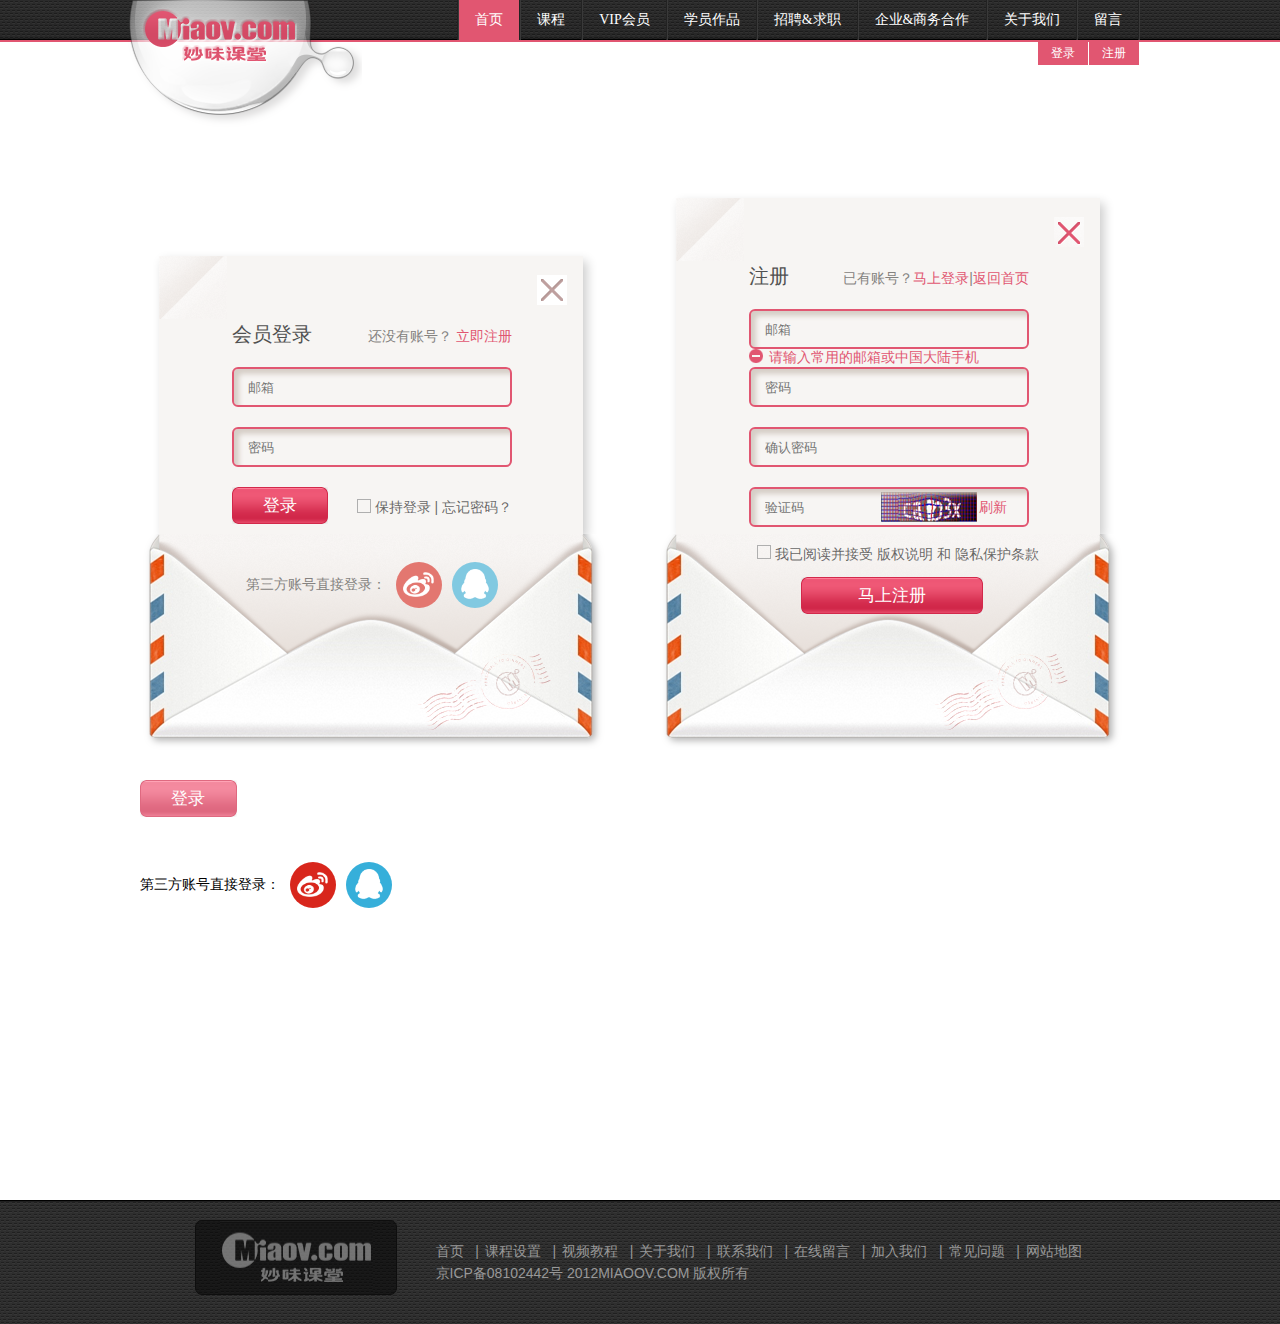
<file: demo/login/index.html>
<!DOCTYPE html>
<html lang="en">
<head>
    <meta charset="UTF-8">
    <meta name="viewport" content="width=device-width, initial-scale=1.0">
    <title>Document</title>
    <link rel="stylesheet" href="../login/css/style.css">
</head>
<body>
    <div class="topline">
        <div class="center">
            <h1 class="logo">
                <a href="index.html"><img src="../login/images/login_12.png" alt=""></a>
            </h1>
            <ul class="menu">
                <li class="menuitem active">首页</li>
                <li class="menuitem">课程</li>
                <li class="menuitem">VIP会员</li>
                <li class="menuitem">学员作品</li>
                <li class="menuitem">招聘&求职</li>
                <li class="menuitem">企业&商务合作</li>
                <li class="menuitem">关于我们</li>
                <li class="menuitem">留言</li>
                
            </ul>
            <div class="btnbox">
                <a href="#" class="btn">登录</a>
                <a href="#" class="btn">注册</a>
            </div>
            
        </div>
        <div class="big">
        <div class="login_box">
            <div class="box_up">
                <img src="../login/images/login_06.png" alt="">
                <i class="closebtn"></i>
                
                <div class="title">
                    <em>会员登录</em>
                    <span class="sublitle">还没有账号？ <a href="#">立即注册</a></span>
                </div>
                <div class="inputbox" >
                    <input type="text" placeholder="邮箱">
                </div>
                <div class="inputbox">
                    <input type="password"" placeholder="密码">
                </div>
                <div class="function clear">
                <div class="Sign">
                    <i class="Sign_left"></i>登录<i class="Sign_right"></i>
                </div>
                <div class="state">
                    <label>
                    <input type="checkbox">
                    <span class="checkbox"></span>
                    </label>
                    <span>
                        保持登录 |
                    </span>
                    <a href="#">忘记密码？</a>
                </div>
                </div>
            </div>
            <div class="box_bot">
                <span >第三方账号直接登录：</span>
                <a href="#" class="login_sina"></a>
                <a href="#" class="login_qq"></a>
            </div>
            
        </div>
        <div class="login_box next">
            <div class="box_up">
                <img src="../login/images/login_06.png" alt="">
                <i class="closebtn"></i>
                
                <div class="title">
                    <em>注册</em>
                    <span class="sublitle">已有账号？<a href="#">马上登录</a>|<a href="">返回首页</a></span>
                </div>
                <div class="inputbox" >
                    <input type="text" placeholder="邮箱">
                </div>
                <span>请输入常用的邮箱或中国大陆手机</span>
                <div class="inputbox pass">
                    <input type="password" placeholder="密码">
                </div>
                <div class="inputbox">
                    <input type="password" placeholder="确认密码">
                </div>
                <div class="inputbox">
                    <input type="text" class="v_code" placeholder="验证码">
                    
                    <a href="">刷新</a>
                </div>
                
            </div>
            <div class="box_bot">
                
                    <div class="state">
                    <label>
                    <input type="checkbox">
                    <span class="checkbox"></span>
                    </label>
                    <span>
                        我已阅读并接受 <a href="#">版权说明</a> 和 <a href="">隐私保护</a>条款
                    </span>
                    
                    
                </div>
                <div class="Sign">
                    <i class="Sign_left"></i>马上注册<i class="Sign_right"></i>
                </div>
                </div>
                    
                    
            
            
        </div>
        <div class="the_bot">
            <div class="Sign">
                <i class="Sign_left"></i>登录<i class="Sign_right"></i>
            </div>
            <div class="box_bot">
                <span >第三方账号直接登录：</span>
                <a href="#" class="login_sina"></a>
                <a href="#" class="login_qq"></a>
            </div>
        </div>
        </div>
        <footer>
            <div class="footer_mian">
                <div class="foot_miao"></div>
                <div class="foot_ul">
                    <ul>
                        <li class="foot_li"><a href="">首页</a>&nbsp;&nbsp; |</li>
                        <li class="foot_li"><a href="">课程设置</a>&nbsp;&nbsp; |</li>
                        <li class="foot_li"><a href="">视频教程</a>&nbsp;&nbsp; |</li>
                        <li class="foot_li"><a href="">关于我们</a>&nbsp;&nbsp; |</li>
                        <li class="foot_li"><a href="">联系我们</a>&nbsp;&nbsp; |</li>
                        <li class="foot_li"><a href="">在线留言</a>&nbsp;&nbsp; |</li>
                        <li class="foot_li"><a href="">加入我们</a>&nbsp;&nbsp; |</li>
                        <li class="foot_li"><a href="">常见问题</a>&nbsp;&nbsp; |</li>
                        <li class="foot_li"><a href="">网站地图</a></li>
                    </ul>
                    <span>京ICP备08102442号 2012MIAOOV.COM 版权所有</span>
                </div>
            </div>
        </footer>
    </div>
    
</body>
</html>
</file>
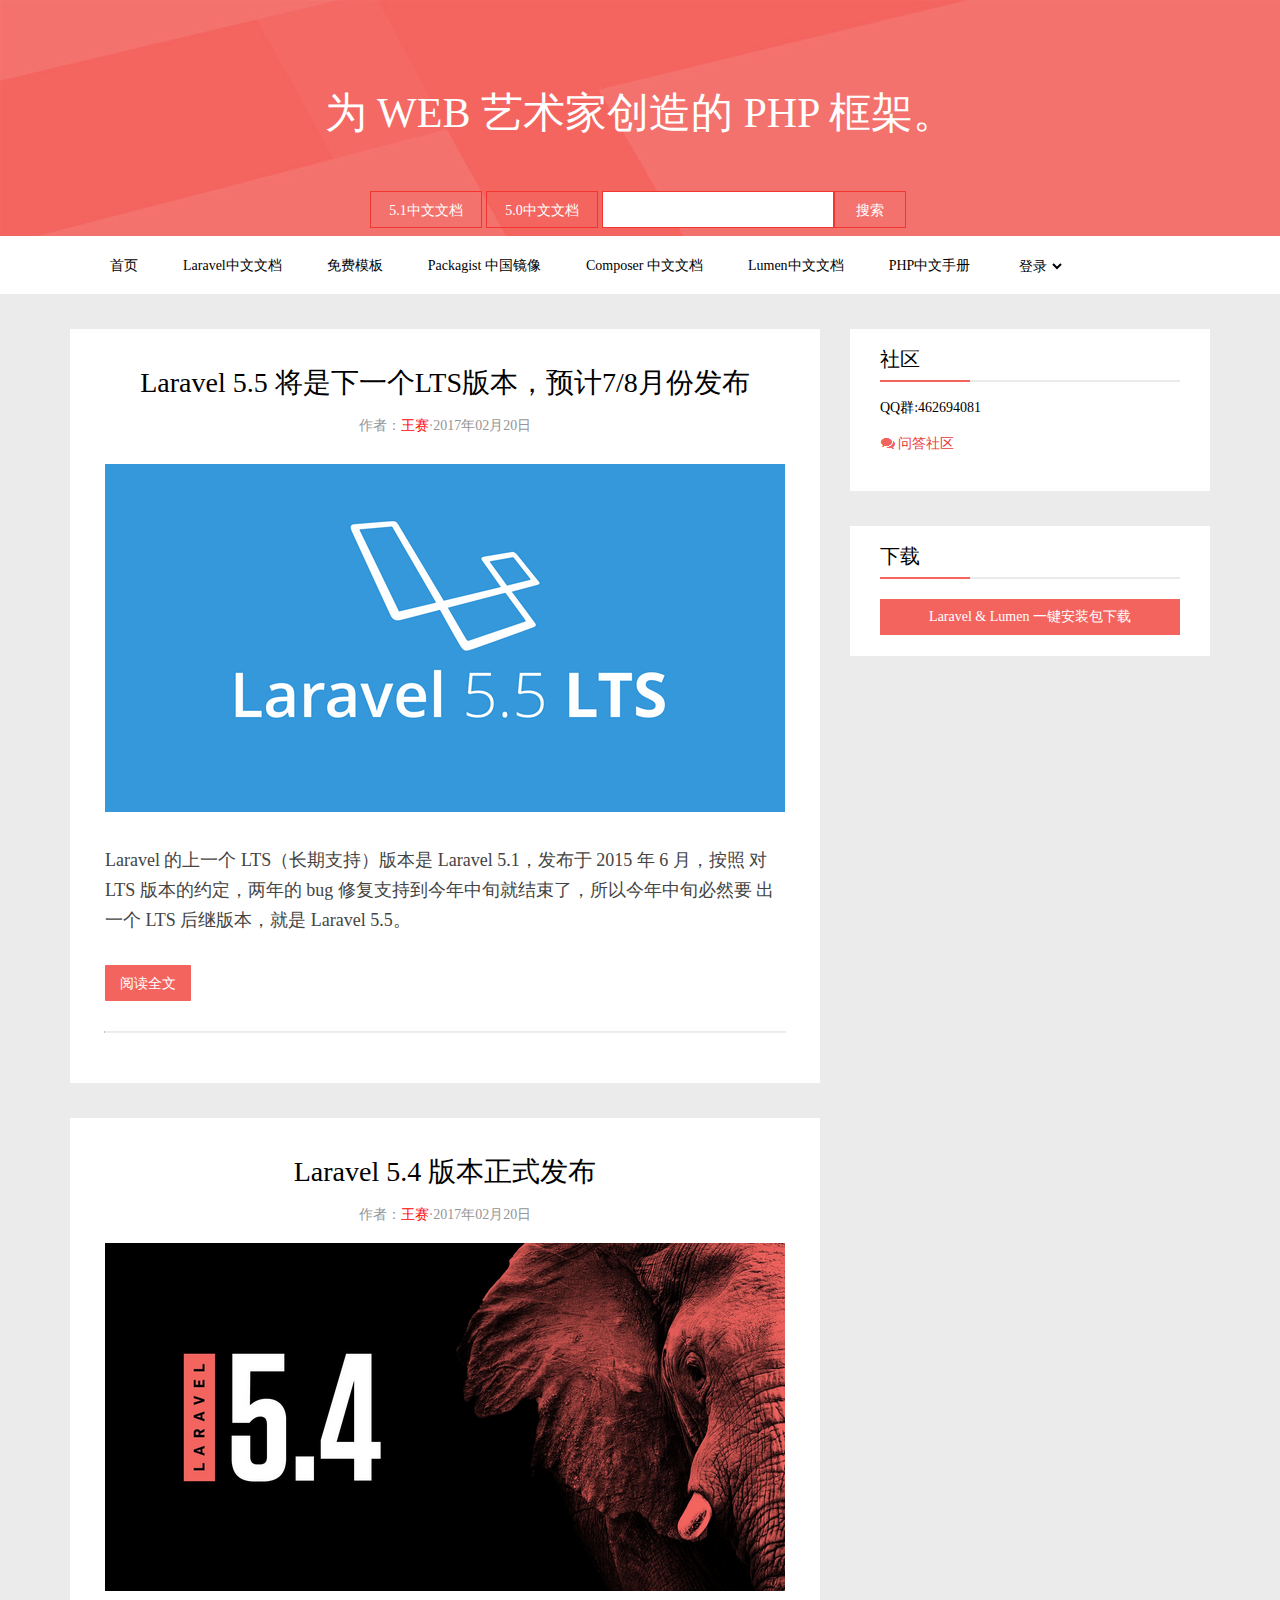
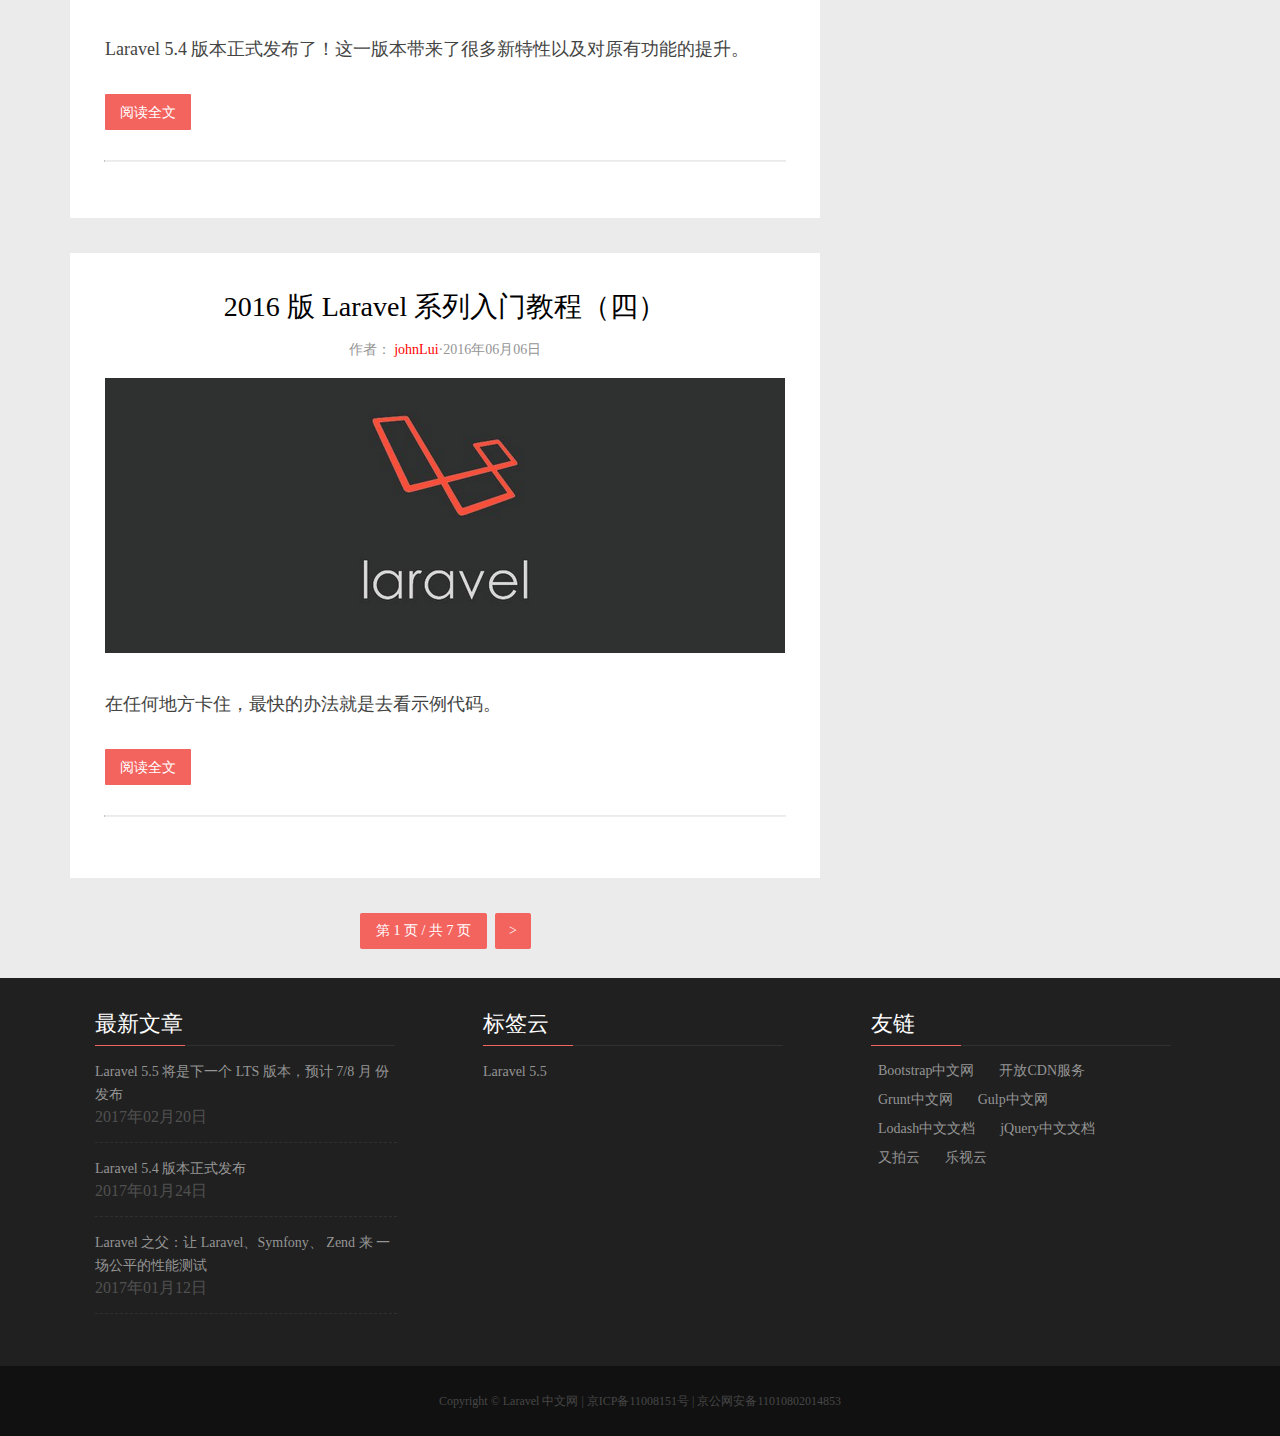
<file: demo/gird/gird布局.html>
<!DOCTYPE html>
<html lang="en">
<head>
    <meta charset="UTF-8">
    <meta name="viewport" content="width=device-width, initial-scale=1.0">
    <title>Document</title>
    <link rel="stylesheet" href="../gird/css/gird.css">
</head>
<body>
    <div class="box">
        <div class="center">
            <div class="center_box">
            <a href="">为 WEB 艺术家创造的 PHP 框架。</a>
            <div class="form">
                <span class="item-btn"><a href="">5.1中文文档</a></span>
                <span class="item-btn"><a href="">5.0中文文档</a> </span>
                <input type="text" name="" id="">
                <span class="item-btn"><a href="">搜索</a> </span>  
            </div>
        </div>
        </div>
        <div class="main">
            <ul class="linetop">
                <li><a href="">首页</a> </li>
                <li><a href="">Laravel中文文档</a> </li>
                <li><a href="">免费模板</a></li>
                <li><a href="">Packagist 中国镜像</a></li>
        
                <li><a href="">Composer 中文文档</a></li>
                <li><a href="">Lumen中文文档</a> </li>
                <li><a href="">PHP中文手册</a></li>
                <select name="" id="">
                    <option value="">登录</option>
                    <option value="">注册</option>
                </select>
            <ul>
        </div>
        <div class="girdtal">
            <div class="itemtal">
            <div class="item">
                <a class="lab">Laravel 5.5 将是下一个LTS版本，预计7/8月份发布</a>
                <span>作者：<a>王赛</a>·2017年02月20日</span>
                <div class="field">Laravel 的上一个 LTS（长期支持）版本是 Laravel 5.1，发布于 2015 年 6 月，按照
                    对 LTS 版本的约定，两年的 bug 修复支持到今年中旬就结束了，所以今年中旬必然要
                    出一个 LTS 后继版本，就是 Laravel 5.5。</div>
                    <span class="btn">阅读全文</span>
                    <hr>
            </div>
            <div class="item">
                <div class="com">
                    <span>社区</span>
                    <div class="bor"></div>
                    <span class="qq">QQ群:462694081</span>
                    <a href=""><img src="./images/grid_05.png" alt="">问答社区</a>
                </div>
                <div class="download">
                    <span>下载</span>
                    <div class="bor"></div>
                    <span class="key">Laravel & Lumen 一键安装包下载</span>
                </div>
            </div>
            <div class="item">
                <div class="item_first">
                <a class="lab">Laravel 5.4 版本正式发布</a>
                <span>作者：<a>王赛</a>·2017年02月20日</span>
                <div class="field">Laravel 5.4 版本正式发布了！这一版本带来了很多新特性以及对原有功能的提升。</div>
                    <span class="btn">阅读全文</span>
                    <hr>
                </div>
                <div class="item_second">
                    <a class="lab">2016 版 Laravel 系列入门教程（四）</a>
                    <span>作者：<a> johnLui</a>·2016年06月06日</span>
                    <div class="field">在任何地方卡住，最快的办法就是去看示例代码。</div>
                        <span class="btn">阅读全文</span>
                        <hr>
                    </div>
                    <div class="pagebtn">
                        
                        <div class="bigbtn">第 1 页 / 共 7 页</div> 
                        <div class="smailbtn"><a href="">></a></div>  
                        
                    </div>   
                    
            </div>
            <div class="item"></div>
            </div>
        </div>
        <footer>
            <div class="footer_up">
                <div class="footer_main">
                    <div class="footer_box footer_main_left">
                        <span>最新文章</span>
                        <div class="bor"></div>
                        <div class="footer_txt"><a href="" >Laravel 5.5 将是下一个 LTS 版本，预计 7/8 月
                            份发布</a>
                            <div class="date">2017年02月20日</div>
                        </div>
                        <div class="footer_txt"><a href="" >Laravel 5.4 版本正式发布</a>
                            <div class="date">2017年01月24日</div>
                        </div>
                        <div class="footer_txt"><a href="" >Laravel 之父：让 Laravel、Symfony、 Zend 来
                            一场公平的性能测试</a>
                            <div class="date">2017年01月12日</div>
                        </div>
                    </div>
                    <div class="footer_box footer_main_center">
                        <span>标签云</span>
                        <div class="bor"></div>
                        <div class="footer_txt"><a href="" >Laravel 5.5</a>
                            
                        </div>
                    </div>
                    <div class="footer_box footer_main_right">
                        <span>友链</span>
                        <div class="bor"></div>
                        <div class="box_a">
                        <a href="" >Bootstrap中文网</a>
                        <a href="" >开放CDN服务</a>
                        <a href="" >Grunt中文网</a>
                        <a href="" >Gulp中文网</a>
                        <a href="" >Lodash中文文档</a>
                        <a href="" >jQuery中文文档</a>
                        <a href="" >又拍云</a>
                        <a href="" >乐视云</a>
                        </div>
                    </div>
                </div>
            </div>
            <div class="footer_low">
                Copyright © Laravel 中文网 | 京ICP备11008151号 | 京公网安备11010802014853
            </div>
        </footer>
    </div>
    
</body>
</html>
</file>
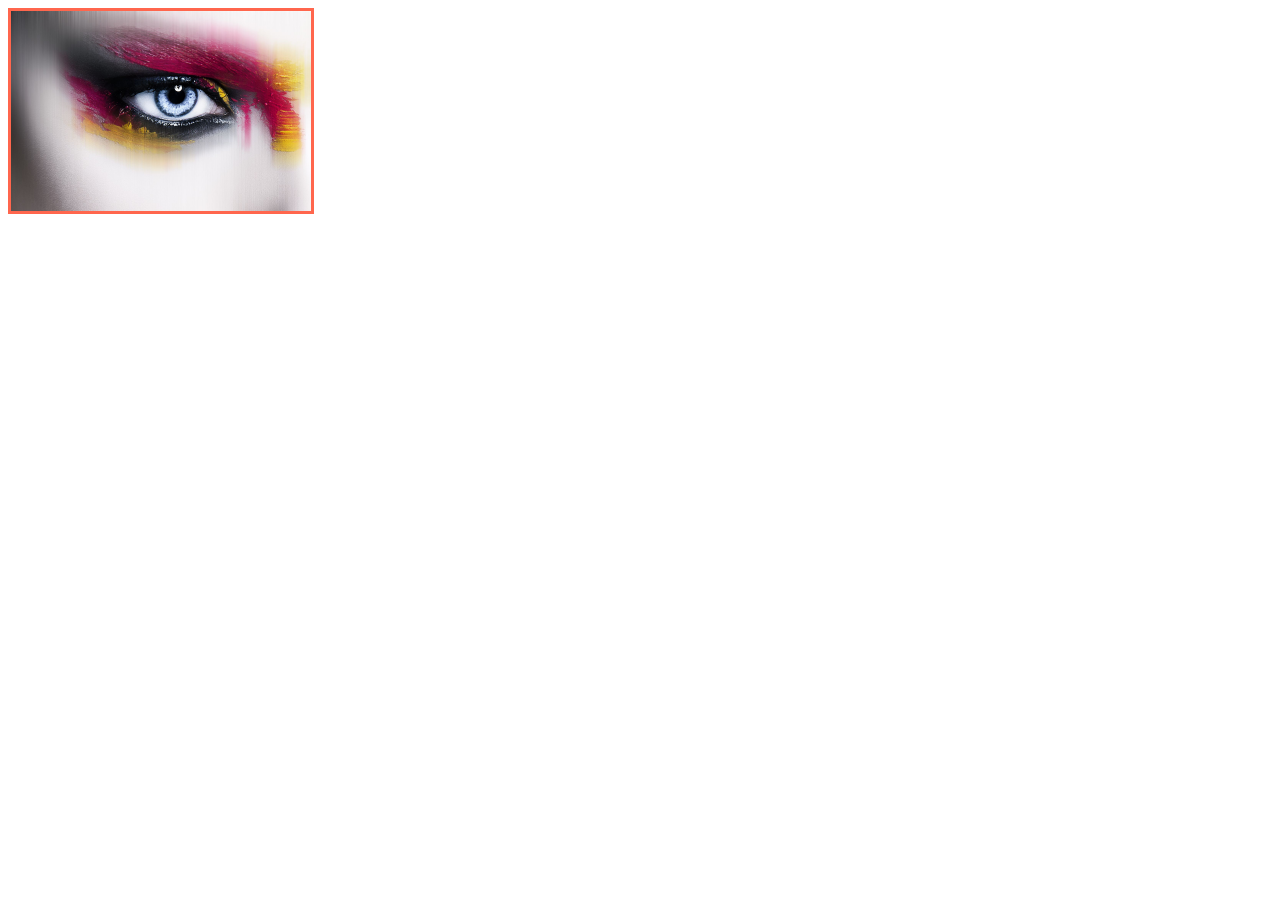
<file: demo/gird/幻灯片.html>
<!DOCTYPE html>
<html lang="en">
<head>
    <meta charset="UTF-8">
    <meta name="viewport" content="width=device-width, initial-scale=1.0">
    <title>Document</title>
    <style>
        .box{
            border: 3px solid #ff664d;
            width: 300px;
            height: 200px;
            overflow: hidden;
        }
        .box img{
            width: 300px;
        }
        ul{
            float: left;
            display: flex;
            margin: 0;
            padding: 0;
            list-style: none;
            position: relative;
            left: 0;
            transition: 0.5s;
        }
        li{
            float: left;
        }
        .swiper-button-next, .swiper-button-prev {
    position: absolute;
    top: 50%;
    width: calc(var(--swiper-navigation-size)/ 44 * 27);
    height: var(--swiper-navigation-size);
    margin-top: calc(-1 * var(--swiper-navigation-size)/ 2);
    z-index: 10;
    cursor: pointer;
    display: flex;
    align-items: center;
    justify-content: center;
    color: var(--swiper-navigation-color,var(--swiper-theme-color));
}
    </style>
    <script src="js/swiper.min.js"></script>
</head>
<body>
    <div class="box swiper-container">
   
        <ul class="swiper-wrapper" >
            <li class="swiper-slide"><img src="images/01.png"></li>
            <li class="swiper-slide"><img src="images/02.png"></li>
            <li class="swiper-slide"><img src="images/03.png"></li>
            <li class="swiper-slide"><img src="images/06.png"></li>
        </ul>
    </div>
    <div class="swiper-button-next" tabindex="0" role="button" aria-label="Next slide" aria-disabled="false"></div>
    <div class="swiper-button-prev" tabindex="0" role="button" aria-label="Previous slide" aria-disabled="false"></div>
</body>
<script>
    var swiper = new Swiper('.swiper-container', {
    //   pagination: {
    //     el: '.swiper-pagination',
    //     dynamicBullets:true,
    //   },
    loop:true,
    autoplay:{
        delay:2000,
        },
        navigation: {
        nextEl: '.swiper-button-next',
        prevEl: '.swiper-button-prev',
      },
    });
  </script>

</html>
</file>
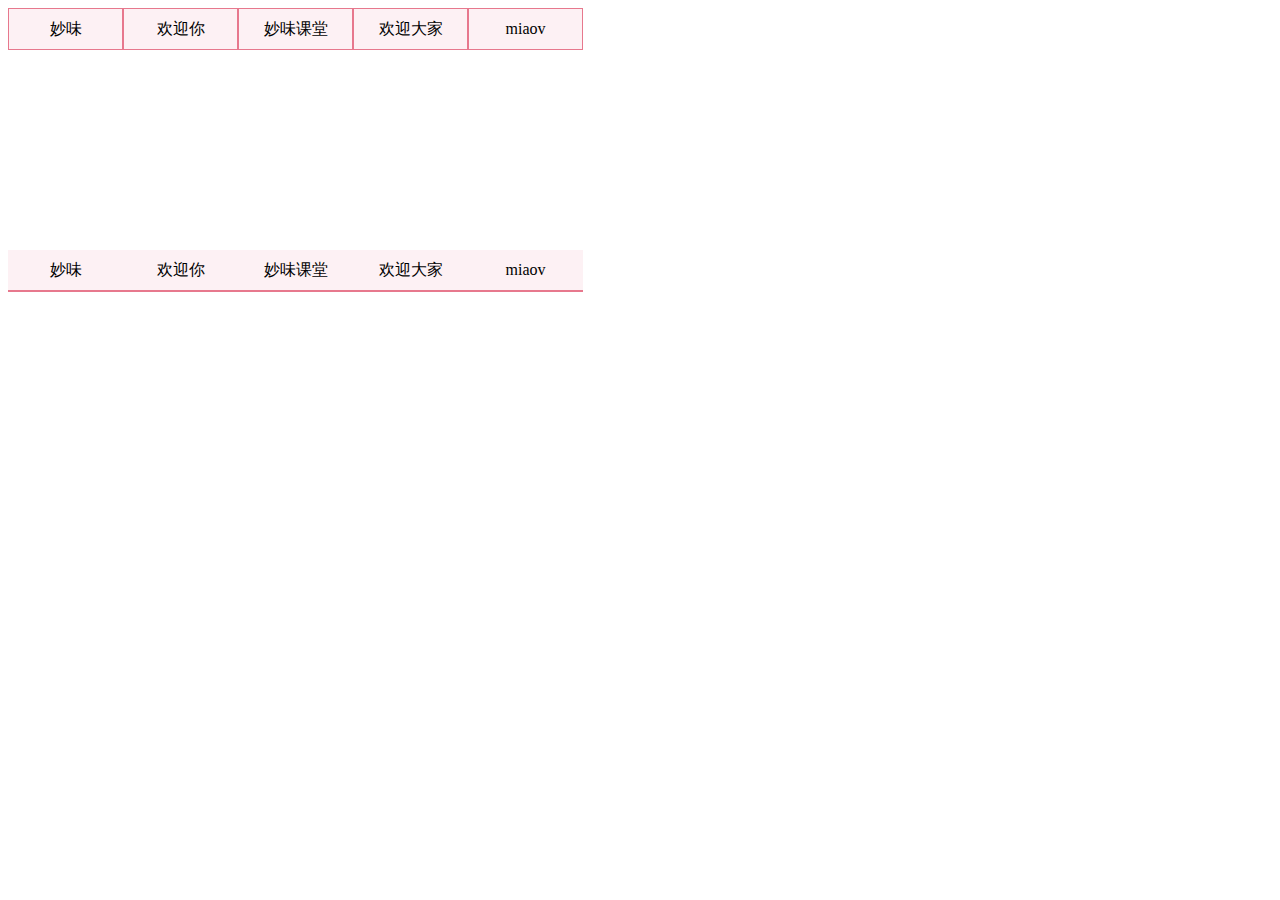
<file: demo/hover/test.html>
<!DOCTYPE html>
<html lang="en">
<head>
    <meta charset="UTF-8">
    <meta name="viewport" content="width=device-width, initial-scale=1.0">
    <title>Document</title>
    <link rel="stylesheet" href="../hover/css/style.css">
</head>
<body>
    <div class="frist">
    
    <table border="0" cellspacing="0" cellpadding="0" >
        <tr>
            <td>妙味</td>
            <td>欢迎你</td>
            <td>妙味课堂</td>
            <td>欢迎大家</td>
            <td>miaov</td>
        </tr>
    </table>
		</div>
		<div class="second"> 
    <table border="0" cellspacing="0" cellpadding="0" >
        <tr>
            <td>妙味</td>
            <td>欢迎你</td>
            <td>妙味课堂</td>
            <td>欢迎大家</td>
            <td>miaov</td>
        </tr>
		</table>
	</div>
</body>
</html>
</file>
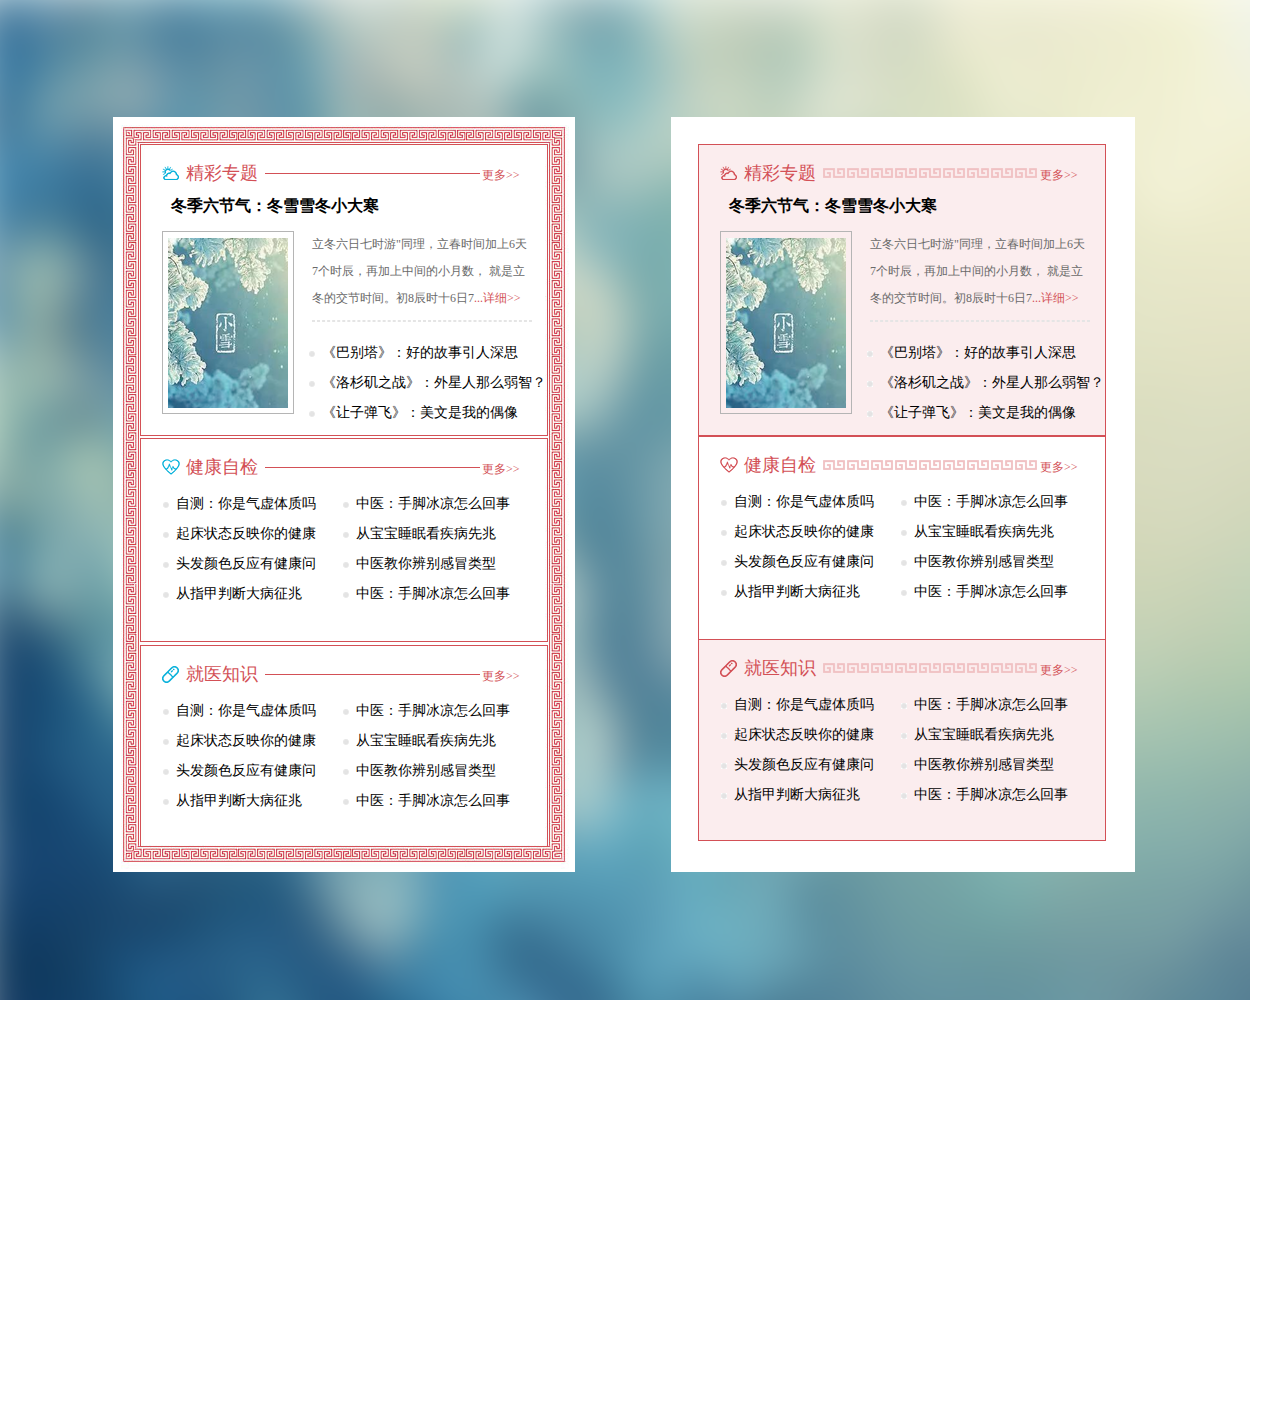
<file: demo/html/test.html>
<!DOCTYPE html>
<html>
	<head>
		<meta charset="utf-8">
		<link rel="stylesheet" href="./css/style.css">
		<title></title>
	</head>
	<body>
		<div class="big">
			<div class="first">
				<div class="upper">
					<div class="col">
						<span>精彩专题</span>
						<span class="more">
							更多>>
						</span>

					</div>
					<div>
						<h4>冬季六节气：冬雪雪冬小大寒</h4>
						<div class="next">
							<div class="pic"></div>
							<div class="right">
								<span class="sel">立冬六日七时游"同理，立春时间加上6天7个时辰，再加上中间的小月数，
									就是立冬的交节时间。初8辰时十6日7<span class="det">...详细>></span></span>
								<hr />
								<ul>
									<li>《巴别塔》：好的故事引人深思</li>
									<li>《洛杉矶之战》：外星人那么弱智？</li>
									<li>《让子弹飞》：美文是我的偶像</li>
								</ul>
							</div>
						</div>
					</div>
				</div>
				<div class="in">
					<div class="col">
						<span>健康自检</span>
						<span class="more">
							更多>>
						</span>
					</div>
						<div class="item_li">
						<ul>
							<li>自测：你是气虚体质吗</li>
							<li>中医：手脚冰凉怎么回事</li>
							<li>起床状态反映你的健康</li>
							<li>从宝宝睡眠看疾病先兆</li>
							<li>头发颜色反应有健康问</li>
							<li>中医教你辨别感冒类型</li>
							<li>从指甲判断大病征兆</li>
							<li>中医：手脚冰凉怎么回事</li>
						</ul>
						
					</div>
					
				</div>
				<div class="lower">
					<div class="col">
						<span>就医知识</span>
						<span class="more">
							更多>>
						</span>
					</div>
					<div class="item_li">
						<ul>
							<li>自测：你是气虚体质吗</li>
							<li>中医：手脚冰凉怎么回事</li>
							<li>起床状态反映你的健康</li>
							<li>从宝宝睡眠看疾病先兆</li>
							<li>头发颜色反应有健康问</li>
							<li>中医教你辨别感冒类型</li>
							<li>从指甲判断大病征兆</li>
							<li>中医：手脚冰凉怎么回事</li>
						</ul>
						
					</div>
				</div>
			</div>
			<div class="last">
				<div class="upper">
					<div class="col">
						<span>精彩专题</span>
						<span class="more">
							更多>>
						</span>

					</div>
					<div>
						<h4>冬季六节气：冬雪雪冬小大寒</h4>
						<div class="next">
							<div class="pic"></div>
							<div class="right">
								<span class="sel">立冬六日七时游"同理，立春时间加上6天7个时辰，再加上中间的小月数，
									就是立冬的交节时间。初8辰时十6日7<span class="det">...详细>></span></span>
								<hr />
								<ul>
									<li>《巴别塔》：好的故事引人深思</li>
									<li>《洛杉矶之战》：外星人那么弱智？</li>
									<li>《让子弹飞》：美文是我的偶像</li>
								</ul>
							</div>
						</div>
					</div>
				</div>
				<div class="in">
					<div class="col">
						<span>健康自检</span>
						<span class="more">
							更多>>
						</span>
					</div>
						<div class="item_li">
						<ul>
							<li>自测：你是气虚体质吗</li>
							<li>中医：手脚冰凉怎么回事</li>
							<li>起床状态反映你的健康</li>
							<li>从宝宝睡眠看疾病先兆</li>
							<li>头发颜色反应有健康问</li>
							<li>中医教你辨别感冒类型</li>
							<li>从指甲判断大病征兆</li>
							<li>中医：手脚冰凉怎么回事</li>
						</ul>
						
					</div>
					
				</div>
				<div class="lower">
					<div class="col">
						<span>就医知识</span>
						<span class="more">
							更多>>
						</span>
					</div>
					<div class="item_li">
						<ul>
							<li>自测：你是气虚体质吗</li>
							<li>中医：手脚冰凉怎么回事</li>
							<li>起床状态反映你的健康</li>
							<li>从宝宝睡眠看疾病先兆</li>
							<li>头发颜色反应有健康问</li>
							<li>中医教你辨别感冒类型</li>
							<li>从指甲判断大病征兆</li>
							<li>中医：手脚冰凉怎么回事</li>
						</ul>
						
					</div>
				</div>
			</div>
		</div>
	</body>
</html>
</file>
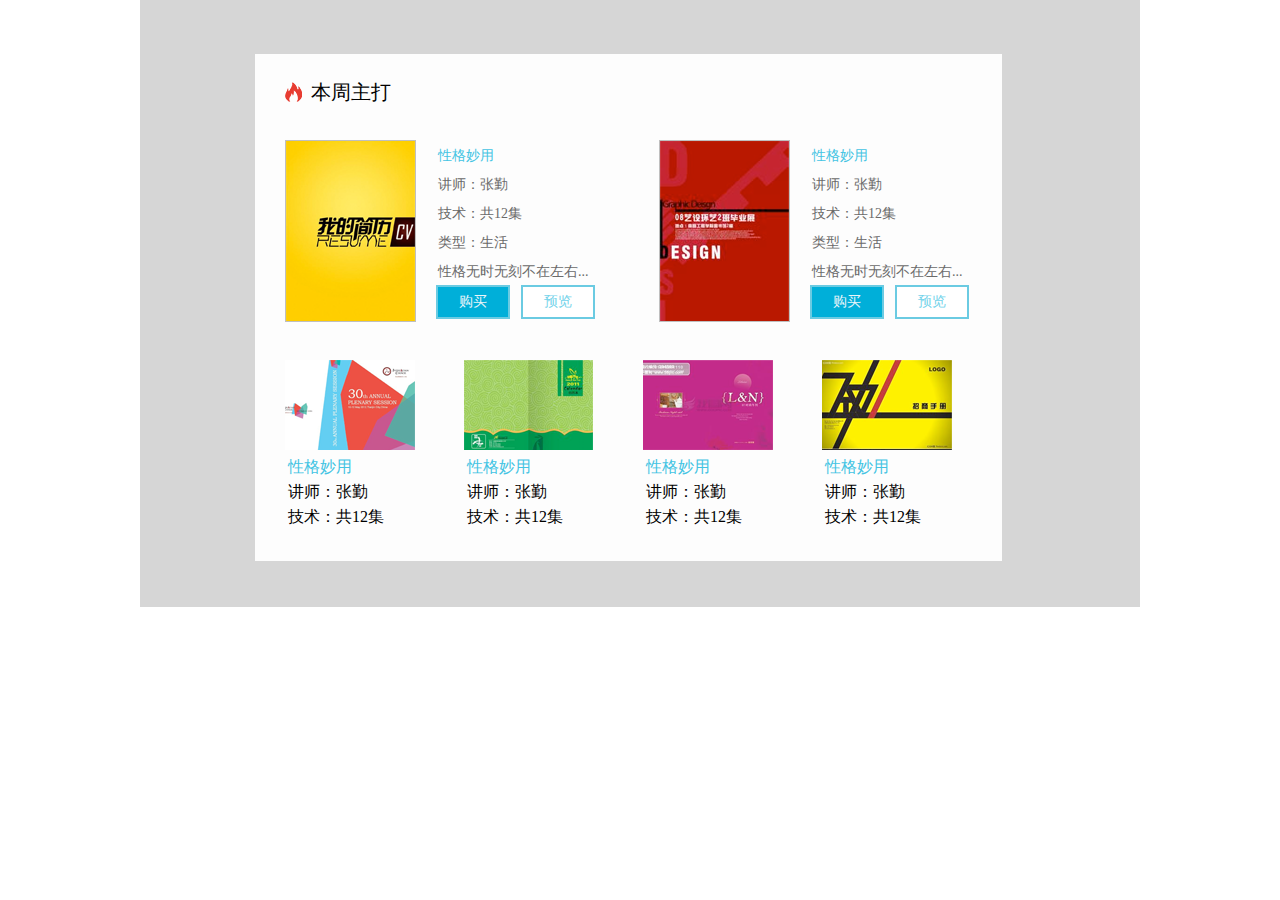
<file: demo/main/week.html>
<!DOCTYPE html>
<html lang="en">
<head>
    <meta charset="UTF-8">
    <meta name="viewport" content="width=device-width, initial-scale=1.0">
    <title>Document</title>
    <link rel="stylesheet" href="../main/css/style.css">
</head>
<body>
    <div class="big">
        <div class="main">
            <span>本周主打</span>
            <div class="m_left">
                <div class="ml_left"></div>
                <div class="ml_right">
                    <table>
                        <tr>
                            <td colspan="2">性格妙用</td>
                        </tr>
                        <tr>
                            <td>讲师：张勤</td>
                            
                        </tr>
                        <tr>
                            <td>技术：共12集</td>
                            
                        </tr>
                        <tr>
                            <td>类型：生活</td>
                            
                        </tr>
                        <tr>
                            <td colspan="2">性格无时无刻不在左右...</td>
                        </tr>
                        <span>购买</span>
                        <span>预览</span>
                        
                    </table>
                </div>
            </div>
            <div class="m_right">
                <div class="ml_left"></div>
                <div class="ml_right">
                    <table>
                        <tr>
                            <td colspan="2">性格妙用</td>
                        </tr>
                        <tr>
                            <td>讲师：张勤</td>
                            
                        </tr>
                        <tr>
                            <td>技术：共12集</td>
                            
                        </tr>
                        <tr>
                            <td>类型：生活</td>
                            
                        </tr>
                        <tr>
                            <td colspan="2">性格无时无刻不在左右...</td>
                        </tr>
                        <span>购买</span>
                        <span>预览</span>
                        
                    </table>
                </div>
            </div>
            <div class="foot">
                <div class="item"><img src="../main/img/week_013.png" alt="">
                    <table>
                        <tr>
                            <td colspan="2">性格妙用</td>
                        </tr>
                        <tr>
                            <td>讲师：张勤</td>
                            
                        </tr>
                        <tr>
                            <td>技术：共12集</td>
                            
                        </tr>
                    </table>
                </div>
                <div class="item"><img src="../main/img/week_14.png" alt=""><table>
                    <tr>
                        <td colspan="2">性格妙用</td>
                    </tr>
                    <tr>
                        <td>讲师：张勤</td>
                        
                    </tr>
                    <tr>
                        <td>技术：共12集</td>
                        
                    </tr>
                </table></div>
                <div class="item"><img src="../main/img/week_15.png" alt=""><table>
                    <tr>
                        <td colspan="2">性格妙用</td>
                    </tr>
                    <tr>
                        <td>讲师：张勤</td>
                        
                    </tr>
                    <tr>
                        <td>技术：共12集</td>
                        
                    </tr>
                </table></div>
                <div class="item"><img src="../main/img/week_13.png" alt=""><table>
                    <tr>
                        <td colspan="2">性格妙用</td>
                    </tr>
                    <tr>
                        <td>讲师：张勤</td>
                        
                    </tr>
                    <tr>
                        <td>技术：共12集</td>
                        
                    </tr>
                </table></div>
            </div>
        </div>
    </div>
</body>
</html>
</file>
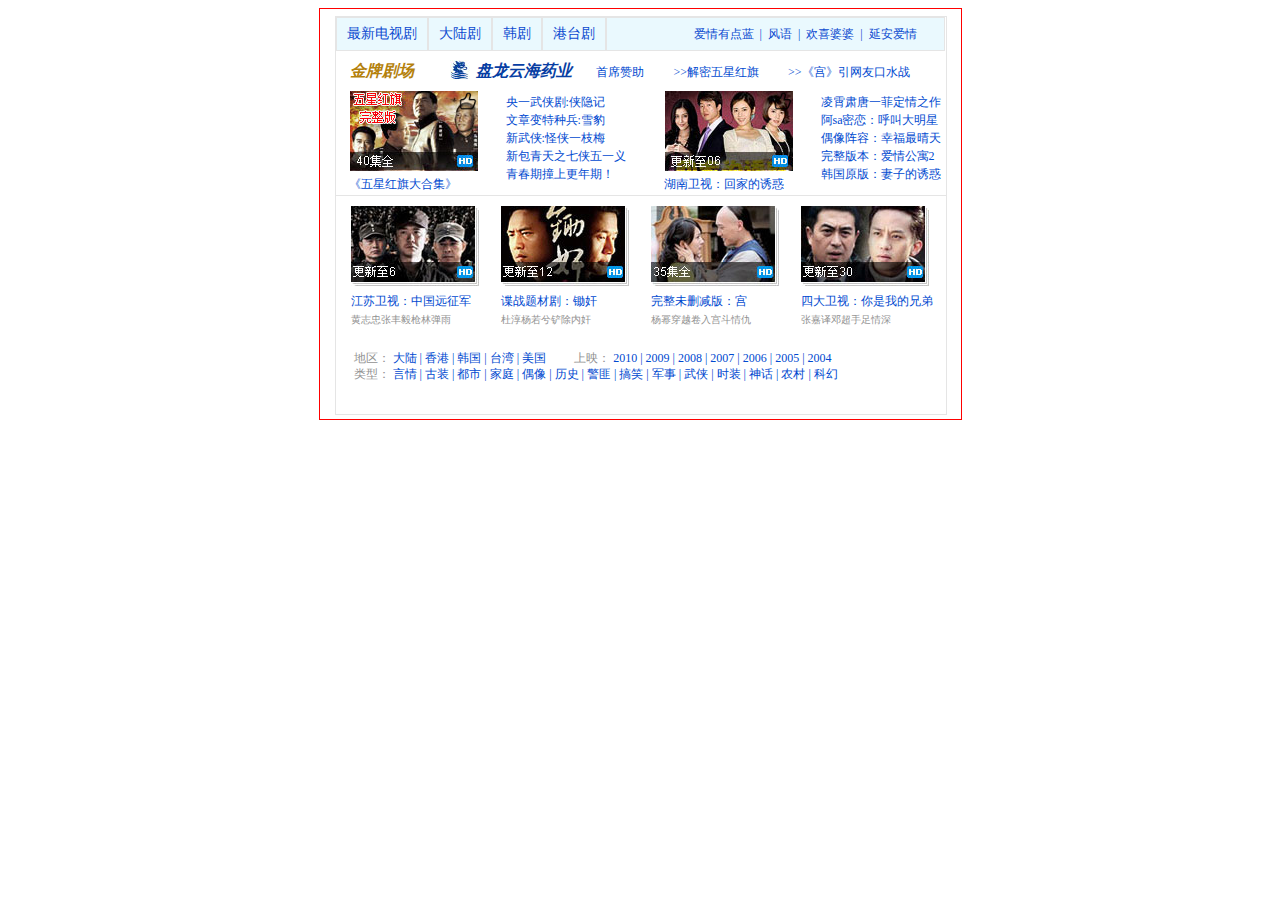
<file: demo/Movies/program.html>
<!DOCTYPE html>
<html lang="en">
<head>
    <meta charset="UTF-8">
    <meta name="viewport" content="width=device-width, initial-scale=1.0">
    <title>Document</title>
    <link rel="stylesheet" href="../Movies/css/style.css">
</head>
<body>
    <div class="big">
        <div class="main">
            <div class="top">
                <table border="0" cellspacing="0" cellpadding="0">
                    <tr>
                        <td>最新电视剧</td>
                        <td>大陆剧</td>
                        <td>韩剧</td>
                        <td>港台剧</td>
                        <td>爱情有点蓝&nbsp;&nbsp;|&nbsp;&nbsp;风语&nbsp;&nbsp;|&nbsp;&nbsp;欢喜婆婆&nbsp;&nbsp;|&nbsp;&nbsp;延安爱情</td>
                    </tr>
                </table>
            </div>
            <div class="in">
                <i>金牌剧场</i>
                <i class="Panlong">盘龙云海药业</i>
                <span>首席赞助</span>
                <span>>>解密五星红旗</span>
                <span>>>《宫》引网友口水战</span>
            </div>
            <div class="last">
                <div class="l_left">
                    <span class="flag">《五星红旗大合集》</span>
                    <img src="../Movies/img/give.png" alt="">
                    <section>
                        <ul>
                            <li>央一武侠剧:侠隐记</li>
                            <li>文章变特种兵:雪豹</li>
                            <li>新武侠:怪侠一枝梅</li>
                            <li>新包青天之七侠五一义</li>
                            <li>青春期撞上更年期！</li>
                        </ul>
                    </section>
                    
                
                </div>
                <div class="l_right">
                    <span class="flag">湖南卫视：回家的诱惑</span>
                    <img src="../Movies/img/give.png" alt="">
                    <section>
                        <ul>
                            <li>凌霄肃唐一菲定情之作</li>
                            <li>阿sa密恋：呼叫大明星</li>
                            <li>偶像阵容：幸福最晴天</li>
                            <li>完整版本：爱情公寓2</li>
                            <li>韩国原版：妻子的诱惑</li>
                        </ul>
                    </section>
                </div>
            </div>
            <div class="column">
                <div class="item frist"> 
                    <span class="i_up">江苏卫视：中国远征军</span><br>
                    <span class="i_low">黄志忠张丰毅枪林弹雨</span>
                </div>
                <div class="item second">
                    <span class="i_up">谍战题材剧：锄奸</span><br>
                    <span class="i_low">杜淳杨若兮铲除内奸</span>
                </div>
                <div class="item third">
                    <span class="i_up">完整未删减版：宫</span><br>
                    <span class="i_low">杨幂穿越卷入宫斗情仇</span>
                </div>
                <div class="item fourth">
                    <span class="i_up">四大卫视：你是我的兄弟</span><br>
                    <span class="i_low">张嘉译邓超手足情深</span>
                </div>
            
                <footer>
                    <span>地区：</span>
                    
                    
                        <a>大陆 |</a>
                        <a>香港 |</a>
                        <a>韩国 |</a>
                        <a>台湾 |</a>
                        <a>美国  </a>
                    
                    <span>上映：</span>
                     
                        <a>2010 |</a>
                        <a>2009 |</a>
                        <a>2008 |</a>
                        <a>2007 |</a>
                        <a>2006 |</a>
                        <a>2005 |</a>
                        <a>2004  </a>
                    <br>
                    <span> 类型：</span>
                    
                        <a>言情 |</a>
                        <a>古装 |</a>
                        <a>都市 |</a>
                        <a>家庭 |</a>
                        <a>偶像 |</a>
                        <a>历史 |</a>
                        <a>警匪 |</a>
                        <a>搞笑 |</a>
                        <a>军事 |</a>
                        <a>武侠 |</a>
                        <a>时装 |</a>
                        <a>神话 |</a>
                        <a>农村 |</a>
                        <a>科幻  </a>
                    
                
                </footer>
            
            </div>
            
        </div>
        
    </div>
</body>
</html>
</file>
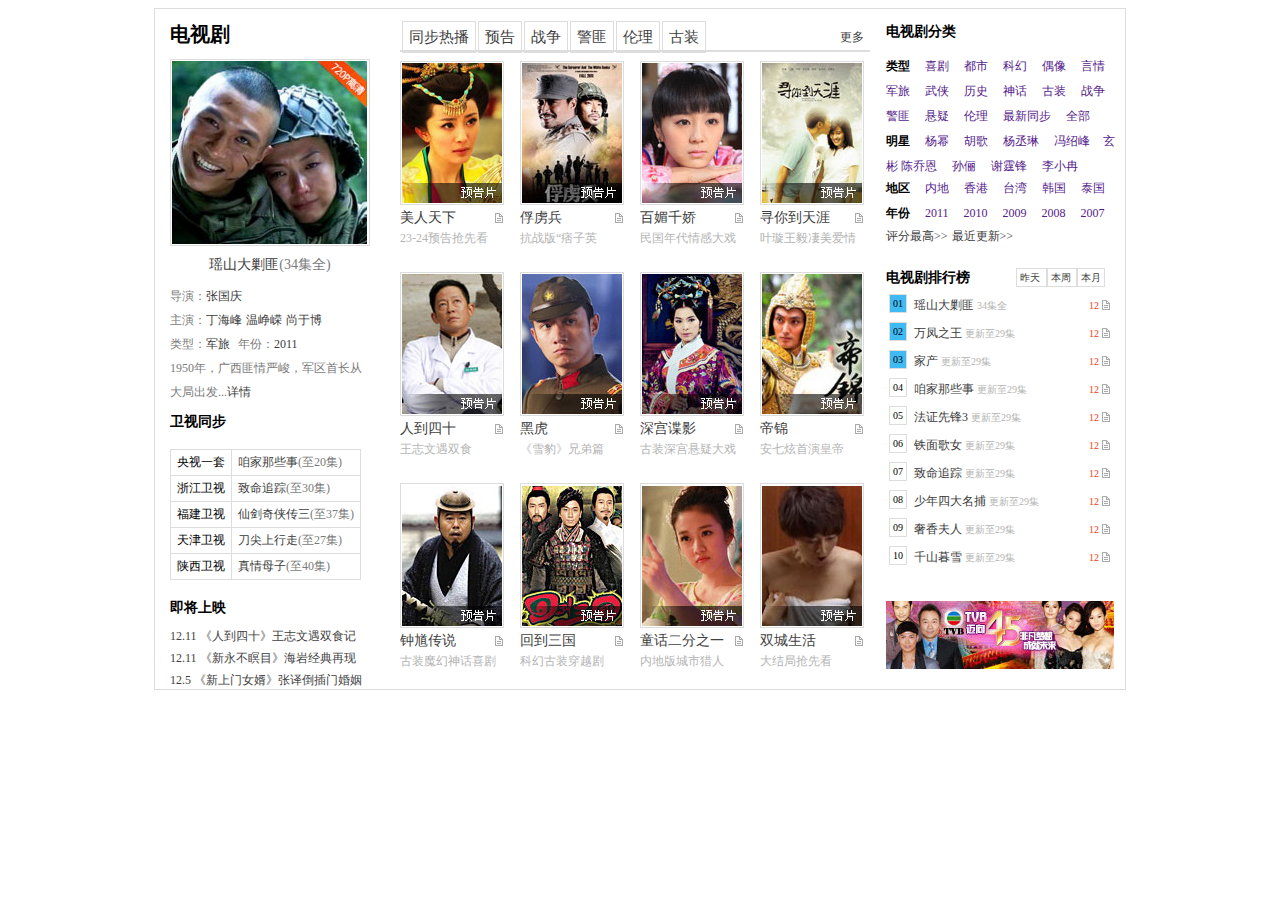
<file: demo/Movies_last/progr.html>
<!DOCTYPE html>
<html lang="en">
<head>
    <meta charset="UTF-8">
    <meta name="viewport" content="width=device-width, initial-scale=1.0">
    <title>Document</title>
    <link rel="stylesheet" href="../Movies_last/css/style.css">
</head>
<body>
    
        <div class="box">
        <section class="tv">
            <h3 class="tvtit">电视剧</h3>
           <figure>
               <a href="" class="tvpic"><img src="../Movies_last/img/movies_1.jpg" alt=""></a>
               <figcaption>
                   <a href="" class="tvtext">
                       瑶山大剿匪<span>(34集全)</span>
                   </a>
               </figcaption>
           </figure>
           <div class="details">
           <span>导演：</span><a href="" >张国庆</a><br>
           <span>主演：</span><a href="" >丁海峰</a>&nbsp;<a href="" >温峥嵘</a>&nbsp;<a href="" >尚于博</a><br>
           <span>类型：</span><a href="" >军旅</a>&nbsp;
           <span>年份：</span><a href="" >2011</a><br>
           <span>1950年，广西匪情严峻，军区首长从大局出发...</span><a href="" >详情</a>
            </div>
            <h2>卫视同步</h2>
            <div class="tvsate">
                <table border="0" cellspacing="0" cellpadding="0">
                    <tr>
                        <td>央视一套</td>
                        <td><a href="">咱家那些事<span>(至20集)</span></a></td>
                    </tr>
                    <tr>
                        <td>浙江卫视</td>
                        <td><a href="">致命追踪<span>(至30集)</span></a></td>
                    </tr>
                    <tr>
                        <td>福建卫视</td>
                        <td><a href="">仙剑奇侠传三<span>(至37集)</span></a></td>
                    </tr>
                    <tr>
                        <td>天津卫视</td>
                        <td><a href="">刀尖上行走<span>(至27集)</span></a></td>
                    </tr>
                    <tr>
                        <td>陕西卫视</td>
                        <td><a href="">真情母子<span>(至40集)</span></a></td>
                    </tr>
                </table>
            </div>
            <div class="Release"> 
            <h2>即将上映</h2>
            <a href="">12.11 《人到四十》王志文遇双食记</a>
            <a href="">12.11 《新永不瞑目》海岩经典再现</a>
            <a href="">12.5 《新上门女婿》张译倒插门婚姻</a>
            </div>
        </section>
        <section class="tvtype"> 
            <div class="t_type">
            <table>
                <tr>
                    <td><a href="">同步热播</a></td>
                    <td><a href="">预告</a></td>
                    <td><a href="">战争</a></td>
                    <td><a href="">警匪</a></td>
                    <td><a href="">伦理</a></td>
                    <td><a href="">古装</a></td>
                </tr>
                
            </table>
            <hr>
            <a href="" class="more">更多</a>
            </div>
            <div class="tv_more">
            <figure class="tv_item">
                <a href="" class="tvpic"><img src="../Movies_last/img/movies_2.jpg" alt=""></a>
                <figcaption>
                    <a href="" class="tvtext">
                        美人天下<img src="../Movies_last/img/icon_1.jpg" alt="">
                    </a>
                    <br>
                    <span>23-24预告抢先看</span>
                </figcaption>
            </figure>
            <figure class="tv_item">
                <a href="" class="tvpic"><img src="../Movies_last/img/movies_3.jpg" alt=""></a>
                <figcaption>
                    <a href="" class="tvtext">
                        俘虏兵<img src="../Movies_last/img/icon_1.jpg" alt="">
                    </a>
                    <br>
                    <span>抗战版“痞子英</span>
                </figcaption>
            </figure>
            <figure class="tv_item">
                <a href="" class="tvpic"><img src="../Movies_last/img/movies_4.jpg" alt=""></a>
                <figcaption>
                    <a href="" class="tvtext">
                        百媚千娇<img src="../Movies_last/img/icon_1.jpg" alt="">
                    </a>
                    <br>
                    <span>民国年代情感大戏</span>
                </figcaption>
            </figure>
            <figure class="tv_item">
                <a href="" class="tvpic"><img src="../Movies_last/img/movies_5.jpg" alt=""></a>
                <figcaption>
                    <a href="" class="tvtext">
                        寻你到天涯<img src="../Movies_last/img/icon_1.jpg" alt="">
                    </a>
                    <br>
                    <span>叶璇王毅凄美爱情</span>
                </figcaption>
            </figure>
            <figure class="tv_item">
                <a href="" class="tvpic"><img src="../Movies_last/img/movies_6.jpg" alt=""></a>
                <figcaption>
                    <a href="" class="tvtext">
                        人到四十<img src="../Movies_last/img/icon_1.jpg" alt="">
                    </a>
                    <br>
                    <span>王志文遇双食</span>
                </figcaption>
            </figure>
            <figure class="tv_item">
                <a href="" class="tvpic"><img src="../Movies_last/img/movies_7.jpg" alt=""></a>
                <figcaption>
                    <a href="" class="tvtext">
                        黑虎<img src="../Movies_last/img/icon_1.jpg" alt="">
                    </a>
                    <br>
                    <span>《雪豹》兄弟篇</span>
                </figcaption>
            </figure>
            <figure class="tv_item">
                <a href="" class="tvpic"><img src="../Movies_last/img/movies_8.jpg" alt=""></a>
                <figcaption>
                    <a href="" class="tvtext">
                        深宫谍影<img src="../Movies_last/img/icon_1.jpg" alt="">
                    </a>
                    <br>
                    <span>古装深宫悬疑大戏</span>
                </figcaption>
            </figure>
            <figure class="tv_item">
                <a href="" class="tvpic"><img src="../Movies_last/img/movies_9.jpg" alt=""></a>
                <figcaption>
                    <a href="" class="tvtext">
                        帝锦<img src="../Movies_last/img/icon_1.jpg" alt="">
                    </a>
                    <br>
                    <span>安七炫首演皇帝</span>
                </figcaption>
            </figure>
            <figure class="tv_item">
                <a href="" class="tvpic"><img src="../Movies_last/img/movies_10.jpg" alt=""></a>
                <figcaption>
                    <a href="" class="tvtext">
                        钟馗传说<img src="../Movies_last/img/icon_1.jpg" alt="">
                    </a>
                    <br>
                    <span>古装魔幻神话喜剧</span>
                </figcaption>
            </figure>
            <figure class="tv_item">
                <a href="" class="tvpic"><img src="../Movies_last/img/movies_11.jpg" alt=""></a>
                <figcaption>
                    <a href="" class="tvtext">
                        回到三国<img src="../Movies_last/img/icon_1.jpg" alt="">
                    </a>
                    <br>
                    <span>科幻古装穿越剧</span>
                </figcaption>
            </figure>
            <figure class="tv_item">
                <a href="" class="tvpic"><img src="../Movies_last/img/movies_12.jpg" alt=""></a>
                <figcaption>
                    <a href="" class="tvtext">
                        童话二分之一<img src="../Movies_last/img/icon_1.jpg" alt="">
                    </a>
                    <br>
                    <span>内地版城市猎人</span>
                </figcaption>
            </figure>
            <figure class="tv_item">
                <a href="" class="tvpic"><img src="../Movies_last/img/movies_13.jpg" alt=""></a>
                <figcaption>
                    <a href="" class="tvtext">
                        双城生活<img src="../Movies_last/img/icon_1.jpg" alt="">
                    </a>
                    <br>
                    <span>大结局抢先看</span>
                </figcaption>
            </figure>
            
            
        </div>
        </section>
        <section class="tv_list">
            <div class="cation">
                <h2>电视剧分类</h2>
                <ul class="tv_ul">
                    <li><span>类型</span><a href="">喜剧</a><a href="">都市</a><a href="">科幻</a><a href="">偶像</a><a href="">言情</a>
                    <a href="">军旅</a><a href="">武侠</a><a href="">历史</a><a href="">神话</a><a href="">古装</a><a href="">战争</a>
                    <a href="">警匪</a><a href="">悬疑</a><a href="">伦理</a><a href="">最新同步</a><a href="">全部</a></li>
                </ul>
                <ul class="tv_ul">
                    <li><span>明星</span><a href="">杨幂</a><a href="">胡歌</a><a href="">杨丞琳</a><a href="">冯绍峰</a><a href="">玄彬</a>
                    <a href="">陈乔恩</a><a href="">孙俪</a><a href="">谢霆锋</a><a href="">李小冉</a>
                    
                </ul>
                <ul class="tv_ul">
                    <li><span>地区</span><a href="">内地</a><a href="">香港</a><a href="">台湾</a><a href="">韩国</a><a href="">泰国</a>           
                </ul>
                <ul class="tv_ul">
                    <li><span>年份</span><a href="">2011</a><a href="">2010</a><a href="">2009</a><a href="">2008</a><a href="">2007</a>

                </ul>
                <a href="" class="last">评分最高>></a>&nbsp;<a href="" class="last">最近更新>></a>
            </div>
            <div class="tv_top">
                <h2>电视剧排行榜</h2><span class="Month"><a href="" >昨天</a> </span><span class="Month"><a href="" >本周</a> </span><span class="Month"><a  href="">本月</a> </span>
                <ol class="tv_ol">
                    <li><span class="item_top dyeing">01</span><a href="">瑶山大剿匪</a><span class="Set">34集全</span> <span class="score">12 <img src="../Movies_last/img/icon_1.jpg" alt=""></span></li>
                    <li><span class="item_top dyeing">02</span><a href="">万凤之王</a><span class="Set">更新至29集</span ><span class="score">12 <img src="../Movies_last/img/icon_1.jpg" alt=""></span> </li>
                    <li><span class="item_top dyeing">03</span><a href="">家产</a><span class="Set">更新至29集</span> <span class="score">12 <img src="../Movies_last/img/icon_1.jpg" alt=""></span></li>
                    <li><span class="item_top">04</span><a href="">咱家那些事</a><span class="Set">更新至29集</span><span class="score">12 <img src="../Movies_last/img/icon_1.jpg" alt=""></span> </li>
                    <li><span class="item_top">05</span><a href="">法证先锋3</a><span class="Set">更新至29集</span> <span class="score">12 <img src="../Movies_last/img/icon_1.jpg" alt=""></span></li>
                    <li><span class="item_top">06</span><a href="">铁面歌女</a><span class="Set">更新至29集</span> <span class="score">12 <img src="../Movies_last/img/icon_1.jpg" alt=""></span></li>
                    <li><span class="item_top">07</span><a href="">致命追踪</a><span class="Set">更新至29集</span><span class="score">12 <img src="../Movies_last/img/icon_1.jpg" alt=""></span> </li>
                    <li><span class="item_top">08</span><a href="">少年四大名捕</a><span class="Set">更新至29集</span> <span class="score">12 <img src="../Movies_last/img/icon_1.jpg" alt=""></span></li>
                    <li><span class="item_top">09</span><a href="">奢香夫人</a><span class="Set">更新至29集</span> <span class="score">12 <img src="../Movies_last/img/icon_1.jpg" alt=""></span></li>
                    <li><span class="item_top">10</span><a href="">千山暮雪</a><span class="Set">更新至29集</span> <span class="score">12 <img src="../Movies_last/img/icon_1.jpg" alt=""></span></li>
                </ol>
                <img src="../Movies_last/img/movies_14.jpg" class="pic_last" alt="">
            </div>
        </section> 

        </div>
</body>
</html>
</file>
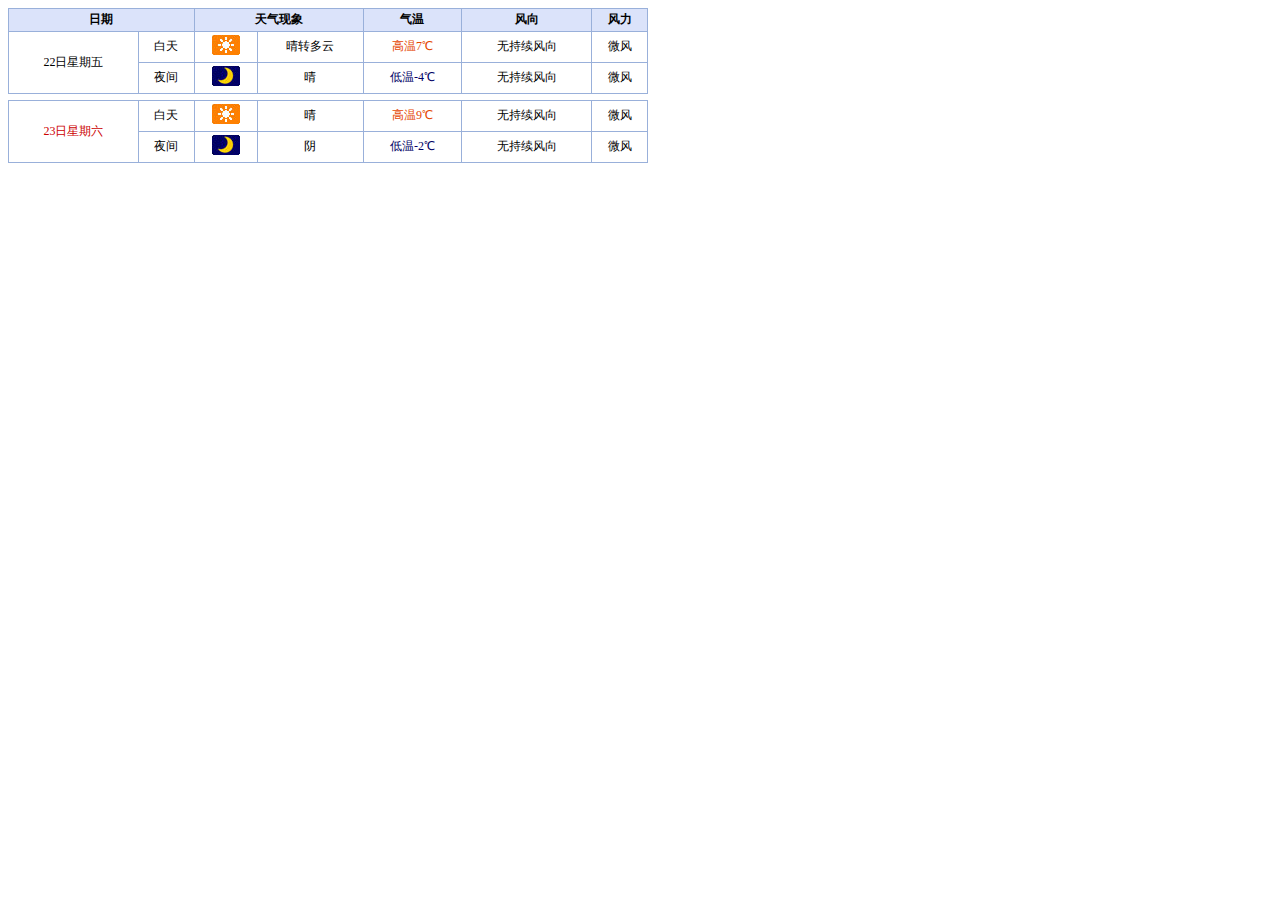
<file: demo/table/test.html>
<!DOCTYPE html>
<html lang="en">
<head>
    <meta charset="UTF-8">
    <meta name="viewport" content="width=device-width, initial-scale=1.0">
    <title>Document</title>
    <link rel="stylesheet" href="../table/css/style.css">
</head>
<body>
    <table >
        <tr>
            <td colspan="3">日期</td>
            <td colspan="3">天气现象</td>
            <td>气温</td>
            <td>风向</td>
            <td>风力</td>
        </tr>
        <tr>
            <td colspan="2" rowspan="2" >22日星期五</td>
            <td>白天</td>
            <td><img src="../table/img/itme_03.jpg" alt=""></td>
            <td colspan="2">晴转多云</td>
            <td class="hot">高温7℃</td>
            <td>无持续风向</td>
            <td>微风</td>
            
            
        </tr>
        <tr>
            <td>夜间</td>
            <td><img src="../table/img/itme_06.jpg" alt=""></td>
            <td colspan="2">晴</td>
            <td class="cold">低温-4℃</td>
            <td>无持续风向</td>
            <td>微风</td>
        </tr>
        <tr class="hid_tr">
            <td colspan="7"></td>
        </tr>
        <tr>
            <td colspan="2" rowspan="2" class="date">23日星期六</td>
            <td >白天</td>
            <td><img src="../table/img/itme_08.jpg" alt=""></td>
            <td colspan="2">晴</td>
            <td class="hot">高温9℃</td>
            <td>无持续风向</td>
            <td>微风</td>
        </tr>
        <tr>
            <td>夜间</td>
            <td><img src="../table/img/itme_06.jpg" alt=""></td>
            <td colspan="2">阴</td>
            <td class="cold">低温-2℃</td>
            <td>无持续风向</td>
            <td>微风</td>
        </tr>
        
    </table>
    
</body>
</html>
</file>
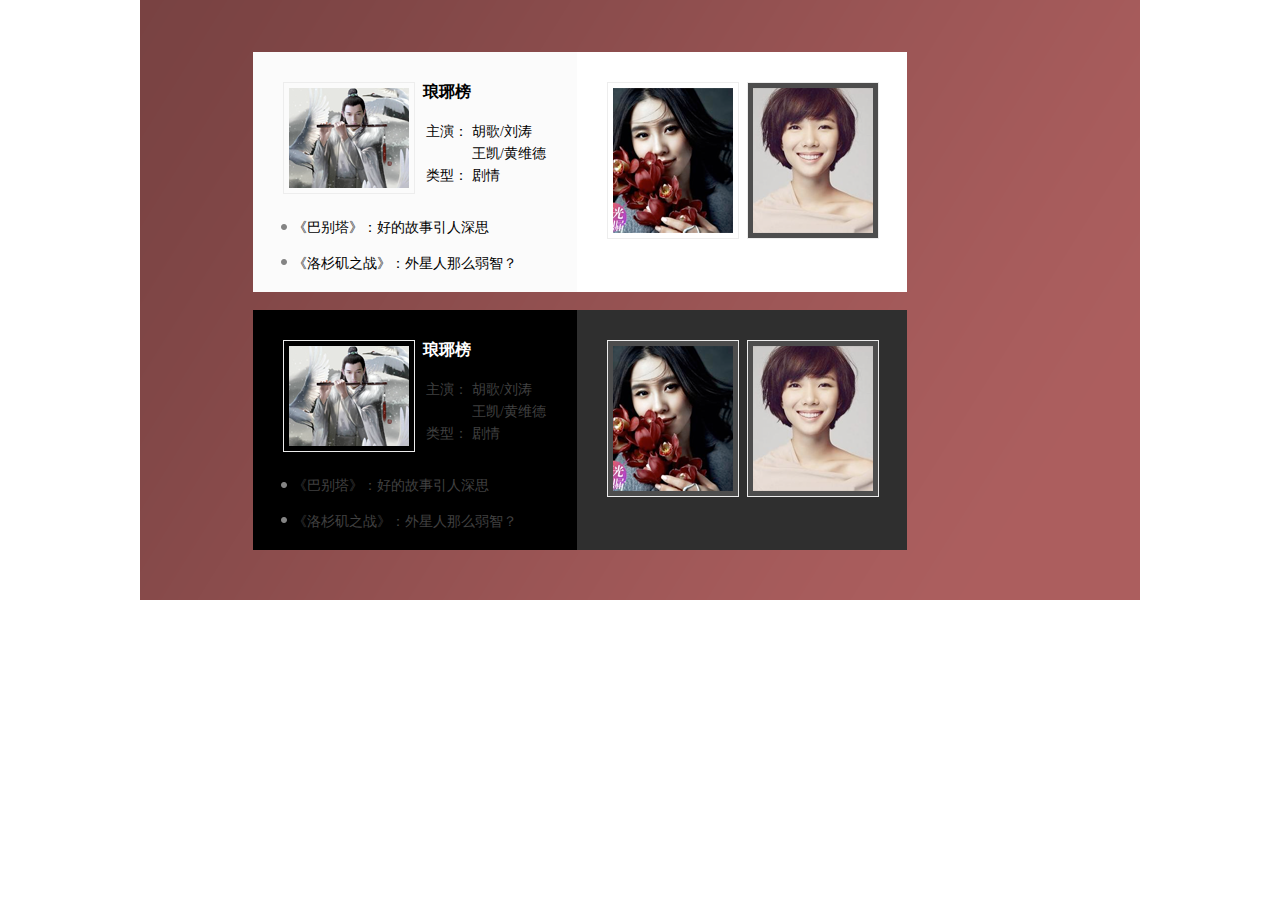
<file: demo/test/test2.html>
<!DOCTYPE html>
<html lang="en">
<head>
    <meta charset="UTF-8">
    <meta name="viewport" content="width=device-width, initial-scale=1.0">
    <title>Document</title>
    <link rel="stylesheet" href="../test/css/style.css">
</head>
<body>
    <div class="big">
        <div class="top">
            <div class="left">
								<div class="Photo"></div>
								<div class="Castlist">
								<table>
								<h3>琅琊榜</h3>
									<tr>
										<td>主演：</td>
										<td>胡歌/刘涛</td>
									</tr>
									<tr>
										<td></td>
										<td>王凯/黄维德</td>
									</tr>
									<tr>
										<td>类型：</td>
										<td>剧情</td>
									</tr>
								</table>
							</div>
							<ul>
								<li>《巴别塔》：好的故事引人深思</li>
								<li>《洛杉矶之战》：外星人那么弱智？</li>
							</ul>
            </div>
            <div class="right">
							<div class="pic r_left"></div>
							<div class="pic r_right"></div>
						</div>
        </div>
        <div class="foot">
					<div class="left">
						<div class="Photo"></div>
						<div class="Castlist">
						<table>
						<h3>琅琊榜</h3>
							<tr>
								<td>主演：</td>
								<td>胡歌/刘涛</td>
							</tr>
							<tr>
								<td></td>
								<td>王凯/黄维德</td>
							</tr>
							<tr>
								<td>类型：</td>
								<td>剧情</td>
							</tr>
						</table>
					</div>
					<ul>
						<li>《巴别塔》：好的故事引人深思</li>
						<li>《洛杉矶之战》：外星人那么弱智？</li>
					</ul>
				</div>
				<div class="right">
					<div class="pic r_left"></div>
					<div class="pic r_right"></div>
				</div>
        </div>
    </div>
</body>
</html>
</file>
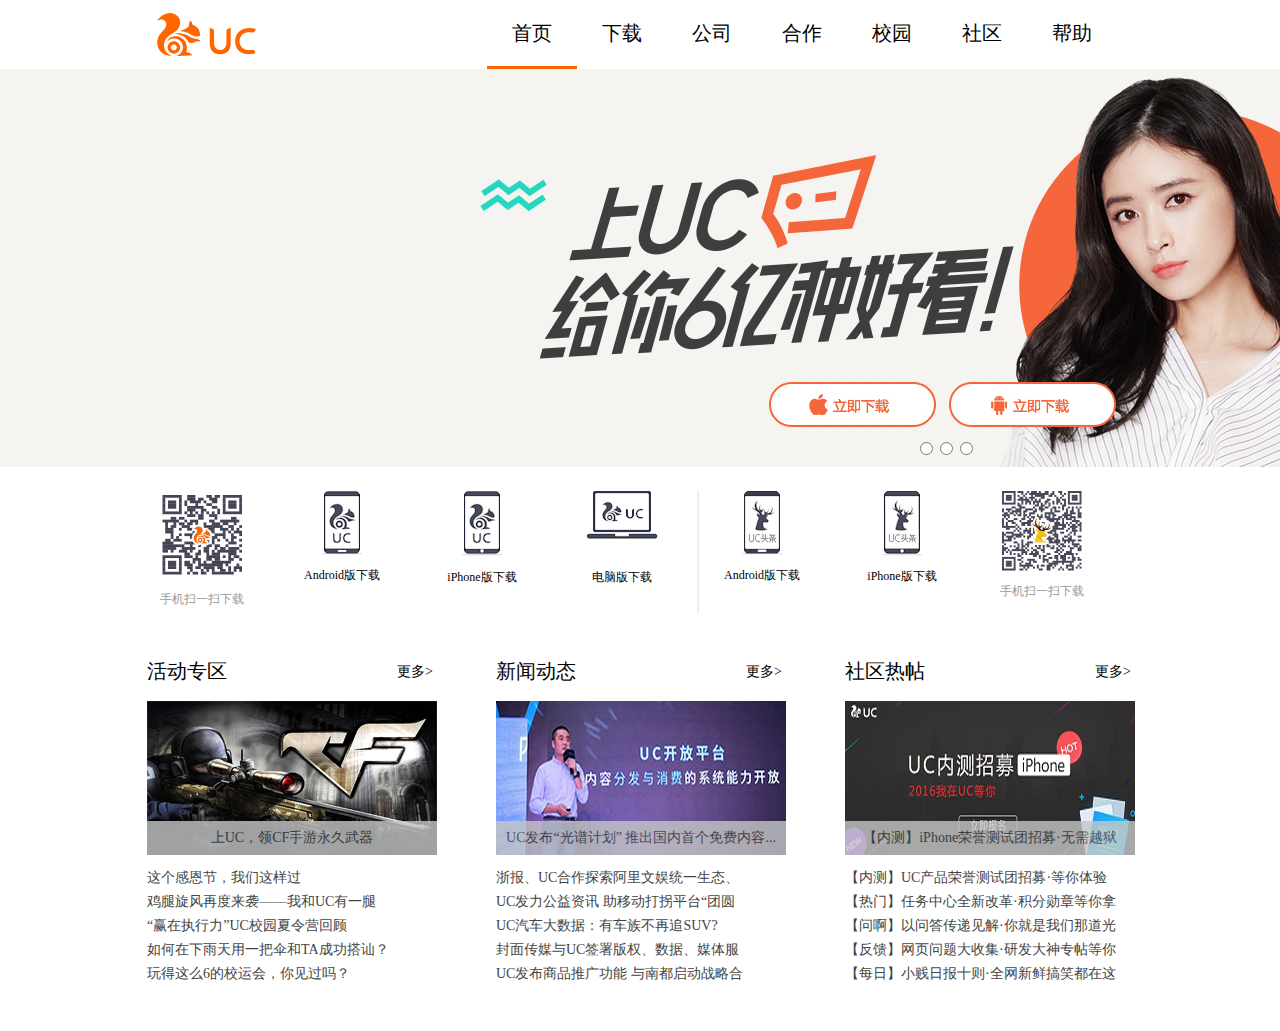
<file: demo/uc/uc.html>
<!DOCTYPE html>
<html lang="en">
<head>
    <meta charset="UTF-8">
    <meta name="viewport" content="width=device-width, initial-scale=1.0">
    <title>Document</title>
    <link rel="stylesheet" href="css/less.css">
    <script src="js/jquery.min.js"></script>
</head>
<body>
    <div class="topline">
        <div class="center">
          <div class="center_menu">
            <div class="menuitem active"><a href="">首页</a> </div>
            <div id="download"  class="menuitem "><a  href="">下载</a>
              <!-- 这个样式颜色比较显眼我是照着uc的做的 -->
              <div class="sub-link-wrapper">
                <div class="sub-link-wrapper-arrow"></div>
                <ul class="hid_menu">
                
                  <li class="hid_menu_li"><a href="">手机UC</a> </li>
                  <li class="hid_menu_li"><a href="">UC头条</a> </li>
                  <li class="hid_menu_li"><a href="">电脑浏览器</a> </li>
                  <li class="hid_menu_li"><a href="">TV浏览器</a> </li>
                  <li class="hid_menu_li"><a href="">Android实验室版</a> </li>
    
                </ul>
              </div>
            </div>
            <div class="menuitem"><a href="">公司</a> </div>
            <div class="menuitem"><a href="">合作</a></div>
            <div class="menuitem"> <a href="">校园</a></div>
            <div class="menuitem"><a href="">社区</a> </div>
            <div class="menuitem"><a href="">帮助</a></div>
              
            
            
            
          </div>
        </div>
        <div class="poster">
          <input type="radio" name="img" >
          <input type="radio" name="img">
          <input type="radio" name="img">
          <ul>
            <li><img src="images/uc_1.png"></li>
            <li><img src="images/uc_1.png"></li>
            <li><img src="images/uc_1.png"></li>
            
        </ul>
        </div>
        <div class="main">
          <div class="code">
            <div class="code_item"><a href=""><img src="images/uc_2.png" alt=""></a><span>手机扫一扫下载</span></div>
            <div class="code_item"><a href=""><img src="images/uc_3.png" alt=""></a><span>Android版下载</span></div>
            <div class="code_item"><a href=""><img src="images/uc_7.png" alt=""></a><span>iPhone版下载</span></div>
            <div class="code_item"><a href=""><img src="images/uc_4.png" alt=""></a><span>电脑版下载</span></div>
            <span class="Vertical"></span>
            <div class="code_item"><a href=""><img src="images/uc_8.png" alt=""></a><span>Android版下载</span></div>
            <div class="code_item"><a href=""><img src="images/uc_6.png" alt=""></a><span>iPhone版下载</span></div>
            <div class="code_item"><a href=""><img src="images/uc_5.png" alt=""></a><span>手机扫一扫下载</span></div>
          </div>
          <div class="activity">
          <section>
            <h2><a href="">活动专区</a></h2><a class="more" href="">更多></a>
            <a href=""><img src="../uc/images/uc_14.png" alt=""></a>
            <span><a href="">上UC，领CF手游永久武器</a> </span>
            <div class="extend">
              <a href="">这个感恩节，我们这样过</a><br>
              <a href="">鸡腿旋风再度来袭——我和UC有一腿</a><br>
              <a href="">“赢在执行力”UC校园夏令营回顾</a><br>
              <a href="">如何在下雨天用一把伞和TA成功搭讪？</a><br>
              <a href="">玩得这么6的校运会，你见过吗？</a><br>
            </div>
          </section>
          <section>
            <h2><a href="">新闻动态</a></h2><a class="more" href="">更多></a>
            <a href=""><img src="../uc/images/uc_16.png" alt=""></a>
            <span><a href="">UC发布“光谱计划” 推出国内首个免费内容...</a> </span>
            <div class="extend">
              <a href="">浙报、UC合作探索阿里文娱统一生态、</a><br>
              <a href="">UC发力公益资讯 助移动打拐平台“团圆</a><br>
              <a href="">UC汽车大数据：有车族不再追SUV?</a><br>
              <a href="">封面传媒与UC签署版权、数据、媒体服</a><br>
              <a href="">UC发布商品推广功能 与南都启动战略合</a><br>
            </div>
          </section>
          <section>
            <h2><a href="">社区热帖</a></h2><a class="more" href="">更多></a>
            <a href=""><img src="../uc/images/uc_17.png" alt=""></a>
            <span><a href="">【内测】iPhone荣誉测试团招募·无需越狱</a> </span>
            <div class="extend">
              <a href="">【内测】UC产品荣誉测试团招募·等你体验</a><br>
              <a href="">【热门】任务中心全新改革·积分勋章等你拿</a><br>
              <a href="">【问啊】以问答传递见解·你就是我们那道光</a><br>
              <a href="">【反馈】网页问题大收集·研发大神专帖等你</a><br>
              <a href="">【每日】小贱日报十则·全网新鲜搞笑都在这</a><br>
            </div>
          </section>
        </div>
        </div>
        <footer>

        </footer>
    </div>
    <script type="text/javascript">
      $(function(){
        $(".sub-link-wrapper").hide();
        $("#download").hover(function(){
          // alert("55");
          $(".sub-link-wrapper").show()
          }
         ,function(){
            $(".sub-link-wrapper").hide();
        }
        ); 
      });
      
    </script>
</body>
</html>
</file>
<file: demo/login/css/style.css>
body{
    margin: 0px;
    font-family: Arial,'微软雅黑';
    font-size: 14px;
    
}
h1
{
    margin: 0px;
}
ul{
    margin: 0px;
    padding: 0px;
    list-style: none;
}
a{
    text-decoration: none;
    color: inherit;
}
input{
    outline: none;}
em,i{
    font-style: normal;
}
.center{
    
    width: 997px;
    min-height: 1200px;
    margin: 0px auto;
    position: relative;
}
.topline{
    
    
    height: 42px;
    background: url(../images/login_55.png)   repeat-x 0px -134px;
   
    
}
.topline .logo{
    width: 240px;
    height: 130px;
    left: -20px;
    top:0px;
    position: absolute;
}
.topline .menu{
    
    float: right;
    height: 40px;
}
.topline .menuitem{
    height: 100%;
    padding: 0px 16px;
    float: left;
    border-left: 1px solid #393939;
    border-right: 1px solid #222222;
    font: 14px/40px "微软雅黑";
    color: #ffffff;
}
.menuitem:first-child{
    box-shadow: -1px 0 0 0 #222222 ;
}
.menuitem:last-child{
    box-shadow: 1px 0 0 0 #393939 ;
}
.menuitem.active{
    background-color: #e15671;
}
.menuitem:hover{
    background: rgba(0, 0, 0, 0.5);
    color: #e15671;
}
.topline .btnbox{
    width: 102px;
    height: 23px;
    position: absolute;
    top: 42px;
    right: -1px;
}
.topline .btnbox .btn{
    
    width: 50px;
    font: 12px/23px "微软雅黑";    
    margin-right: 1px;
    float: left;
    
    text-align: center;
    color: #ffffff;
    background-color: #e15671;
}
.big{
    width: 1000px;
    height: 540px;
    position: absolute;
    left: 0;
    right: 0;
    top: 0;
    bottom: 0;
    margin: auto;
}
.login_box{
    bottom: 0px;
    width: 468px;
    height: 464px;
    position: absolute;
    
}
.login_box .box_up{
    
    position: relative;
    height: 245px;
    background: #f7f5f3;
    margin: 0px 25px 0px 19px;
    box-shadow: 4px 5px 10px 0 rgba(0, 0, 0, 0.2) ;
    padding: 33px 71px 0px 73px;
}
.login_box .box_up img{
    margin-top: -33px;
    margin-left: -73px;
}
.login_box .box_up .title{
    
    height: 25px;
    line-height: 25px;
    text-align-last: justify;
}
.login_box .title em{
    
    font-size: 20px;
    color: #515151;
    display: inline-block;
}
.login_box .title .sublitle{
   
    color: #848280;
    display: inline-block;
}
.login_box .title a{
    color: #e15671;
    
}

.box_up .closebtn{
    width: 30px;
    height: 30px;
    background: url(../images/login_07.png) no-repeat;
    position: absolute;
    top: 19px;
    right: 16px;
    transform: rotate(0deg);
    transition: transform 0.5s;
}
.box_up .closebtn:hover{
    background: url(../images/login_03.png) no-repeat;   
    transform: rotate(180deg); 
}
.box_up .inputbox{
    height: 30px;
    border: 2px solid #e15671;
    border-radius: 6px;
    margin-top: 20px;
    box-shadow: inset 5px 5px 5px 0 #d6cec7;
    padding: 3px 14px;
    
}
.box_up .inputbox input{
    width: 100px;
    height: 30px;
    border: 0;
    padding: 0;
    
    background: transparent;
}
.function{
    margin-top: 20px;
}
.box_up .Sign{
    position: relative;
    
    float: left;
    height: 37px;
    font: 17px/37px '微软雅黑';
    color: #fff;
    padding: 0 25px;
    background: url(../images/login_55.png) repeat-x 0px -92px;
    margin: 0px 6px;
}
.box_up .Sign_left
{
    background: url(../images/login_11.png) no-repeat;
    height: 37px;
    width: 6px;
    position: absolute;
    left: -6px;
    top: 0px;
    }
.box_up .Sign_right
{
    background: url(../images/login_15.png) no-repeat;
    height: 37px;
    width: 6px;
    position: absolute;
    right: -6px;
    top: 0px;
}
.box_up .state{
    float: right;
    padding-top: 3px;
    line-height: 34px;
    display: table-cell;
    vertical-align: middle;
    color:rgba(0, 0, 0, 0.6);
} 
.box_up .state .checkbox{
    width: 12px;
    height: 12px;
    border: 1px solid #afafaf;
    display: inline-block;
}
.box_up .state input{
    display: none;
}
.box_up .state label{
    display: inline-block;
    vertical-align: middle;
}
.state input:checked ~ .checkbox{
    
    background: url(../images/login_55.png) no-repeat  -25px -187px;

}
.login_box .box_bot{
    text-align: center;
    color: #848280;
    position: relative;
    height: 291px;
    background: url(../images/login_21.png) no-repeat;
    padding: 28px 96px 0px 92px;
}
.login_box .box_bot .login_sina{
    display: inline-block;
    vertical-align: middle;
    height: 46px;
    width: 46px;
    border-radius: 50px;
    background: #e37770 url(../images/login_55.png) no-repeat -2px -2px ;
    margin: 0px 6px;
}
.login_box .box_bot .login_qq{
    display: inline-block;
    vertical-align: middle;
    height: 46px;
    width: 46px;
    border-radius: 50px;
    background: #81c9e1 url(../images/login_55.png) no-repeat -52px -2px ;
}
footer{
    
    background: url(../images/login_44.png);
    height: 124px;
    position: absolute;
    margin-bottom: 0px;
    width: 100%;
} 
.footer_mian{
    
    left: 0;
    right: 0;
    top: 0;
    bottom: 0;
    margin: 0 auto;
    width: 890px;
    position: relative;
    margin-top: 20px;
}
.foot_miao{
    position: absolute;
    width: 200px;
    height: 73px;
    border: 1px solid #0e0e0e;
    border-radius: 7px;
    background: rgba(0, 0, 0, 0.5) url(../images/login_35.png) 24px no-repeat;
} 
.foot_ul{
    color: #989898;
    padding: 17px 0px;
    height: 28px;
    float: right;
}
.foot_ul span{
    margin-left: 3px;
}
.foot_li{
    
    /* display: inline-block; */
    vertical-align: middle;
    text-align: center;
    margin: 0px 3px;
    height: 28px;
    line-height: 28px;
    padding: 0px ;
    float: left;
}
.foot_li a{
    color: #989898;
}
.next{
    position: absolute;
    left: 517px;
    padding-bottom: 58px;
}
.next .box_up{
    height: 303px;
}
.next .inputbox input:last-child{
    float: left;
    
    
}
.next .inputbox:last-child{
    background: url(../images/login_14.png)no-repeat 130px;
}
.next .inputbox:last-child a{
    color:#e15671 ;
    margin-left: 110px;
}
.next .pass{
    margin-top: 0px;
}
.next .box_up>span{
    width: 14px;
    height: 14px;
    background: url(../images/login_10.png)   no-repeat ;
    padding-left: 20px;
    color: #e15671;
}
.next  .Sign{
    position: relative;
    top: 13px;
    left: 52px;
    float: left;
    height: 37px;
    font: 17px/37px '微软雅黑';
    color: #fff;
    padding: 0 25px;
    width: 120px;
    background: url(../images/login_55.png) repeat-x 0px -92px;
    margin: 0px 6px;
}
.next  .Sign_left
{
    background: url(../images/login_11.png) no-repeat;
    height: 37px;
    width: 6px;
    position: absolute;
    left: -6px;
    top: 0px;
    }
.next  .Sign_right
{
    background: url(../images/login_15.png) no-repeat;
    height: 37px;
    width: 6px;
    position: absolute;
    right: -6px;
    top: 0px;
}
.next  .closebtn{
    
    background: url(../images/login_03.png) no-repeat;
    
}
.next  .closebtn:hover{
    background: url(../images/login_07.png) no-repeat;   
    
}
.next .box_bot{
    width: 290px;
    padding: 10px 96px 0px 92px;
}
.next  .state{
    
    float: right;
    
    line-height: 20px;
    display: table-cell;
    vertical-align: middle;
    color:rgba(0, 0, 0, 0.6);
} 
.next .state .checkbox{
    width: 12px;
    height: 12px;
    border: 1px solid #afafaf;
    display: inline-block;
}
.next  .state input{
    display: none;
}

.the_bot{
    height: 265px;
    position: absolute;
    margin-top: 600px;
    
}
.the_bot .Sign{
    position: relative;
    
    width: 35px;
    height: 37px;
    font: 17px/37px '微软雅黑';
    color: #fff;
    padding: 0 25px;
    background: url(../images/login_55.png) repeat-x 0px -50px;
    margin: 0px 6px;
}
.the_bot .Sign_left
{
    background: url(../images/login_25.png) no-repeat;
    height: 37px;
    width: 6px;
    position: absolute;
    left: -6px;
    top: 0px;
    }
.the_bot .Sign_right
{
    background: url(../images/login_29.png) no-repeat;
    height: 37px;
    width: 6px;
    position: absolute;
    right: -6px;
    top: 0px;
}
.the_bot .box_bot{
    margin-top: 45px;
}
.the_bot .login_sina{
    display: inline-block;
    vertical-align: middle;
    height: 46px;
    width: 46px;
    border-radius: 50px;
    background: #d8261c url(../images/login_55.png) no-repeat -2px -2px ;
    margin: 0px 6px;
}
.the_bot .login_qq{
    display: inline-block;
    vertical-align: middle;
    height: 46px;
    width: 46px;
    border-radius: 50px;
    background: #36afda url(../images/login_55.png) no-repeat -52px -2px ;
}
</file>
<file: demo/gird/css/gird.css>
body {
  margin: 0px;
}
a {
  text-decoration: none;
}
ul {
  list-style: none;
}
.box {
  overflow: hidden;
  width: 100%;
}
.center {
  position: relative;
  text-align: center;
  height: 236px;
  background: url(../images/grid_01.png);
}
.center .center_box {
  position: relative;
  margin-top: 180px;
  margin: 0px auto;
  height: 132px;
  width: 640px;
  top: 85px;
}
.center .center_box a {
  color: #ffffff;
  font-size: 42px;
}
.center .center_box .form {
  left: 50px;
  margin-top: 50px;
  position: absolute;
}
.center .center_box .form .item-btn {
  float: left;
  line-height: 35px;
  text-align: center;
  margin-right: 4px;
  display: block;
  width: 110px;
  height: 35px;
  border: 1px solid #f1362f;
}
.center .center_box .form .item-btn a {
  position: static;
  top: 0px;
  left: 0px;
  font-size: 14px;
}
.center .center_box .form .item-btn:last-child {
  float: right;
  width: 70px;
}
.center .center_box .form input {
  float: left;
  padding: 0;
  width: 230px;
  height: 35px;
  border: 1px solid #f1362f;
}
.main {
  width: 1140px;
  height: 58px;
  margin: 0px auto;
}
.main .linetop {
  margin: 0px;
  width: 100%;
  height: 58px;
  float: left;
}
.main .linetop a {
  color: #000000;
  font: 14px "微软雅黑";
}
.main .linetop li {
  margin-right: 45px;
  float: left;
  line-height: 58px;
  height: 100%;
}
.main .linetop select {
  font: 14px "微软雅黑";
  margin-top: 5px;
  border: none;
  background: #fff;
  width: 50px;
  height: 50px;
}
.girdtal {
  width: 100%;
  overflow: hidden;
  background-color: #ebebeb;
}
.girdtal .itemtal {
  width: 1140px;
  margin: 35px auto;
  display: grid;
  grid-template-columns: 750px 360px;
  grid-template-rows: 754px 1425px;
  grid-gap: 35px 30px;
}
.girdtal .itemtal .item {
  text-align: center;
}
.girdtal .itemtal .item .lab {
  position: relative;
  display: block;
  top: 30px;
  font: 28px/48px "微软雅黑";
}
.girdtal .itemtal .item span {
  position: relative;
  top: 30px;
  height: 38px;
  color: #959595;
  font: 14px/38px "微软雅黑";
}
.girdtal .itemtal .item span a {
  color: red;
}
.girdtal .itemtal .item .field {
  position: relative;
  font: 18px/30px "微软雅黑";
  color: #444443;
  margin: 430px auto 0 auto;
  text-align: left;
  width: 680px;
}
.girdtal .itemtal .item .btn {
  margin-top: 0px;
  color: #ffffff;
  background-color: #f4645f;
  display: block;
  width: 86px;
  height: 36px;
  border-radius: 1px;
  margin-left: 35px;
}
.girdtal .itemtal .item hr {
  width: 680px;
  margin: 60px auto 0 auto;
  border-top: 1px solid #ebebeb;
}
.girdtal .itemtal .item:first-child {
  position: relative;
  background: #ffffff url(../images/grid_02.png) no-repeat 35px 135px;
}
.girdtal .itemtal .com {
  position: relative;
  height: 162px;
  background-color: #ffffff;
}
.girdtal .itemtal .com span {
  color: #000000;
  text-align: left;
  margin-left: 30px;
  display: block;
}
.girdtal .itemtal .com span:first-child {
  position: absolute;
  top: 10px;
  width: 300px;
  height: 40px;
  font: 20px/40px "微软雅黑";
}
.girdtal .itemtal .com span:last-child {
  position: absolute;
  font: 14px/54px "微软雅黑";
  margin-top: 60px;
}
.girdtal .itemtal .com .bor {
  position: absolute;
  top: 51px;
  left: 30px;
  border-left: 90px solid #f4645f;
  border-right: 210px solid #ebebeb;
  height: 2px;
  width: 0px;
}
.girdtal .itemtal .com .qq {
  position: absolute;
  top: 60px;
}
.girdtal .itemtal .com a {
  position: absolute;
  display: inline-block;
  text-align: left;
  height: 27px;
  left: 30px;
  top: 100px;
  font: 14px "微软雅黑";
  color: #e83d37;
}
.girdtal .itemtal .com a img {
  position: relative;
  top: 4px;
}
.girdtal .itemtal .download {
  position: relative;
  margin-top: 35px;
  height: 130px;
  width: 100%;
  background-color: #ffffff;
}
.girdtal .itemtal .download span {
  color: #000000;
  text-align: left;
  margin-left: 30px;
  position: absolute;
  top: 10px;
  width: 300px;
  height: 40px;
  font: 20px/40px "微软雅黑";
  display: block;
}
.girdtal .itemtal .download .bor {
  position: absolute;
  top: 51px;
  left: 30px;
  border-left: 90px solid #f4645f;
  border-right: 210px solid #ebebeb;
  height: 2px;
  width: 0px;
}
.girdtal .itemtal .download .key {
  position: absolute;
  text-align: center;
  top: 73px;
  height: 36px;
  line-height: 36px;
  font: 14px/36px "微软雅黑";
  background-color: #f4645f;
  color: #ffffff;
}
.girdtal .itemtal .item_first {
  height: 700px;
  background: #ffffff url(../images/gird_03.png) no-repeat 35px 125px;
}
.girdtal .itemtal .item_second {
  margin-top: 35px;
  height: 625px;
  background: #ffffff url(../images/gird_04.png) no-repeat 35px 125px;
}
.girdtal .itemtal .item_second .field {
  margin: 350px auto 0 auto;
}
.girdtal .itemtal .pagebtn {
  height: 95px;
  width: 100%;
  display: flex;
  font: 14px/36px "微软雅黑";
  color: #ffffff;
}
.girdtal .itemtal .pagebtn .bigbtn {
  width: 127px;
  height: 36px;
  border-radius: 2px;
  margin-left: 290px;
  margin-top: 35px;
  background-color: #f4645f;
}
.girdtal .itemtal .pagebtn .smailbtn {
  border-radius: 2px;
  margin-top: 35px;
  margin-left: 8px;
  background-color: #f4645f;
  height: 36px;
  width: 36px;
}
.girdtal .itemtal .pagebtn .smailbtn a {
  color: #ffffff;
}
footer .footer_up {
  height: 388px;
  background-color: #202020;
}
footer .footer_up .footer_main {
  position: relative;
  top: 25px;
  width: 1140px;
  height: 363px;
  margin: 0px auto;
  display: flex;
}
footer .footer_up .footer_main .footer_box {
  width: 363px;
  margin-left: 25px;
  position: relative;
}
footer .footer_up .footer_main .footer_box span {
  font: 22px/42px "微软雅黑";
  color: #ffffff;
}
footer .footer_up .footer_main .footer_box .bor {
  border-left: 90px solid #f4645f;
  border-right: 210px solid #303030;
  height: 1px;
  width: 0px;
}
footer .footer_up .footer_main .footer_main_left .footer_txt {
  margin-top: 14px;
  padding-bottom: 14px;
  line-height: 22px;
  width: 302px;
  border-bottom: 1px dashed #303030;
}
footer .footer_up .footer_main .footer_main_left .footer_txt a {
  color: #959595;
  font-size: 14px;
}
footer .footer_up .footer_main .footer_main_left .footer_txt .date {
  color: #505050;
}
footer .footer_up .footer_main .footer_main_center .footer_txt {
  margin-top: 14px;
  padding-bottom: 14px;
  line-height: 22px;
  width: 302px;
}
footer .footer_up .footer_main .footer_main_center .footer_txt a {
  color: #959595;
  font-size: 14px;
}
footer .footer_up .footer_main .footer_main_right {
  width: 302px;
}
footer .footer_up .footer_main .footer_main_right .box_a {
  margin-top: 14px;
}
footer .footer_up .footer_main .footer_main_right a {
  padding: 2px 7px;
  color: #959595;
  font: 14px "微软雅黑";
  display: inline-block;
  margin: 0 7px 7px 0;
}
footer .footer_low {
  height: 70px;
  background-color: #111111;
  text-align: center;
  color: #474747;
  font: 12px/70px "微软雅黑";
}
</file>
<file: demo/hover/css/style.css>
.frist td{
   
   
    width: 113px;
    height: 40px;
    border: 1px solid #e7788d;
    text-align: center;
    background-color: #fdf1f4;
}
.frist td:hover{
    background-color: #ffffff;
    
    border: 2px solid #e73e5f;
    border-bottom: none;
}
.second{
    margin-top: 200px;
}

.second td{
   
   
    width: 115px;
    height: 40px;
    
    text-align: center;
    background-color: #fdf1f4;
}
.second td:hover{
    background-color: #ffffff;
    
    border: 2px solid #e7788d;
    border-bottom: none ;
}
.second :not(:hover){
    border-bottom: 1px solid  #e7788d;
    
}
</file>
<file: demo/html/css/style.css>
body{
	margin: 0px;
}
.big{
	
	background: url(../img/1_pic_14.png) no-repeat ;
	width: 1250px;
	height: 1000px;
	
}
.first{
	position: relative;
	background: url(../img/1_pic_03.jpg) no-repeat ;
	left: 113px;
	top: 117px;
	width: 464px;
	height: 755px;
}
.last{
	position: relative;
	top: -638px;
	left: 671px;
	width: 464px;
	height: 755px;
	background-color: #ffffff;
}
.upper{
	position: relative;
	left: 27px;
	top: 27px;
	height: 290px;
	width: 406px;
	border: 1px solid #d35056;
}
.col{
	background: url(../img/1_pic_2.png) 21px no-repeat,
	            url(../img/1_pic_\ 3.png) 124px no-repeat;
}
span{
	font: 18px/56px "weiruanyahei";
	position: relative;
	left: 45px;
	color:#d35056;
}
.more{
	font:12px "微软雅黑" ;
	position: relative;
	margin-left: 220px;
}
h4{
	position: absolute;
	left: 30px;
	top: 30px;
}
.next{
	position: relative;
	top: 30px;
	
}
.pic{
	background: url(../img/1_pic_12.png) center no-repeat;
	height:181px ;
	width: 130px;
	border: 1px solid #b5b5b5;
	position: absolute;
	left: 21px;
	}
.right{
	
	width: 220px;
	position: absolute;
	left: 126px;
	}
.sel{
	font: 12px/27px "微软雅黑";
	color: #6a6a6a;
}
.det{
	left: 0px;
	font: 12px/27px "微软雅黑";
	color: #d35056;
}
hr{
	position: relative;
    left: 45px;	
	border: 1px dashed #e5e5e5;
}
li{
	margin-left: 15px;
	width: 227px;
	list-style-type: none;
	list-style-image: url(../img/1_pic_13.jpg);
	font:14px/30px "Adobe 黑体 Std" ;
}
.in{
	position: relative;
	left: 27px;
	top: 29px;
	width: 406px;
	height: 202px;
	border: 1px solid;
	border: 1px solid #d35056;
}
.in .col{
	background: url(../img/1_pic.png) 21px no-repeat,
	            url(../img/1_pic_\ 3.png) 124px no-repeat;
}
.item_li{
    width: 370px;
    width: 550px;
    
}
.item_li ul{
	font: 14px/28px "Adobe 黑体 Std";
    margin-top: -20px;
    margin-left: -20px;
    width: 370px;
    
}
.item_li li{
    
    float: left;
    
    width: 160px;
    
}
.item_li li:nth-child(2n){
	margin-left: 20px;
}
.lower{
	position: relative;
	left: 27px;
	top: 32px;
	width: 406px;
	height: 200px;
	border: 1px solid;
	border: 1px solid #d35056;
}
.lower .col{
	background: url(../img/1_pic_mei.png) 21px no-repeat,
	            url(../img/1_pic_\ 3.png) 124px no-repeat;
}
.last .upper{
	background-color: #fbedee;
}
.last .upper .col{
	background: url(../img/1_pic_20.png) 21px no-repeat,
	            url(../img/1_pic_16.png) 124px no-repeat;
}
.last .in{
	top: 27px;
	background-color: #ffffff;
}
.last .in .col{
	background: url(../img/1_pic_21.png) 21px no-repeat,
	            url(../img/1_pic_16.png) 124px no-repeat;
}
.last .lower{
	top: 26px;
	background-color: #fbedee;
}
.last .lower .col{
	background: url(../img/1_pic_22.png) 21px no-repeat,
	            url(../img/1_pic_16.png) 124px no-repeat;
}
</file>
<file: demo/main/css/style.css>
body{
    margin: 0px;
}
.big{
    width: 1000px;
    height: 607px;
    margin: 0px auto ;
    background-color: #d6d6d6;
    
    
}
.main{
    background: url(../img/week_1.png)  30px 28px no-repeat ;
    position: relative;
    width: 747px;
    height: 507px;
    background-color: #fdfdfd;
    left: 115px;
    top: 54px;
}
span{
    font: 20px/26px "微软雅黑";
    position: relative;
    margin-left:  56px;
    top: 25px;
    height: 50px;
}
.m_left {
    position: absolute;
    height: 180px;
    width: 372px;
    top:86px;
    
}
.ml_left {
    position: absolute;
    width: 129px;
    height: 180px;
    border: 1px solid #bfbfbf;
    background: url(../img/week_11.png) no-repeat center;
    margin-left: 30px;
}
.ml_right{
    color: #6a6a6a;
    position: relative;
    left: 180px;
    font: 14px/25px "微软雅黑";
}
tr:nth-child(1){
    color: #44c4e3;
}
.ml_right span{
    color: #eaf5fa;
    font: 14px "微软雅黑";
    position: absolute;
    width: 70px;
    height: 30px;
    border: 2px solid #6bcbe2;
    top: 145px;
    left: -55px;
    text-align: center;
    line-height: 30px;
    background-color: #00afd9;
}
.ml_right span:nth-child(2n){
    color: #73d3ea;
    left: 30px;
    background-color: #ffffff;
}
.m_right{
    position: relative;
    height: 180px;
    top:60px;
   
    width: 372px;
    left: 374px;
}
.m_right .ml_left{
    background: url(../img/week_16.png);
}
.foot{
    margin-left: 30px;
    margin-top: 100px;
}
.item{
    
    float: left;
    width: 179px;
    height: 250px;
}
</file>
<file: demo/Movies/css/style.css>
.big{
    width: 641px;
    height: 410px;
    background-color: #ffffff;
    margin: 0px auto;
    border: 1px solid red;
}
.main{
    width: 610px;
    height: 397px;
    border: 1px solid #e5e5e5;
    margin-left: 15px;
    margin-top: 7px;
}
td{
    font: 14px/25px "微软雅黑";
    color: #0a4ad0;
    line-height: 32px;
    padding: 0px 10px 0px 10px;
    background-color: #eaf9fe;
    border: 1px solid #e5e5e5;
}
td:nth-child(5n){
    position: relative;
    padding-left: 87px;
    color: #0a4ad0;
    width: 250px;
    /* padding-left: 80px; */
    font: 12px/20px "微软雅黑";
   padding-right: 0px;
}
td:hover{
    border-bottom: none;
    font-weight: bold;
}
.in{
    background: url(../img/moveis_1_03.jpg) 114px 9px no-repeat;
    height: 30px;
    line-height: 40px;
    text-align: center;
    position: relative;
}
i{
    left: 14px;
    
    position: absolute;
    font-weight: bold;
    color: #b4810c;
}
.Panlong{
    font: 21px;
    position: absolute;
    font-weight: bold;
    color: #073ea3;
    left: 140px;
}
span{
    color: #0049d0;
    position: relative;
    left: 100px;
    margin-left: 25px;
    font: 12px/16px "微软雅黑";
}
.last{
    position: relative;
    top: 10px;
}
.l_left{
    background: url(../img/moveis_2.jpg)  14px 0px no-repeat;
    position: absolute;
    height: 114px;
    width: 315px;
    
}
.flag{
    position: absolute;
    left: -12px;
    top: 85px;
}
section{
    position: absolute;
    top: -10px;
    left: 130px;
    color: #0049d0;
    font: 12px/18px "微软雅黑 ";
    
}
img{
    position: absolute;
    left: 122px;
    width: 20px;
}
li{
    list-style-type: none;
}
.l_right{
    background: url(../img/moveis_3.jpg) 14px 0px no-repeat;
    position: relative;
    left: 315px;
    height:114px ;
    width: 294px;
    
}
.column{
    border-top: 1px solid #e5e5e5;
    float: left;
    width: 610px;
    height: 210px;
}
.item{
    margin-top: 10px;
    background: url(../img/moveis_4.jpg) no-repeat;
    float: left;
    margin-left: 15px;
    width: 135px;
    height: 144px;
}
.frist{
    background: url(../img/moveis_4.jpg) no-repeat;
}
.second{
    background: url(../img/moveis_5.jpg) no-repeat;
}
.third{
    background: url(../img/moveis_6.jpg) no-repeat;
}
.fourth{
    background: url(../img/moveis_7.jpg) no-repeat;
}
.item span{
    position: relative;
    top: 85px;
    left: 0px; 
     margin-left: 0px; 
    
}
.i_up{
    font: 12px/14px "微软雅黑";
    left: 0px;
}
.i_low{
    font: 10px/14px "微软雅黑";
    color:#919191;
    
}
footer{
    font: 12px/16px "微软雅黑";
    margin-left: -7px;
    color: #0049d0;
}
footer span{
    left: 0px;
    color:#919191;
    
}
</file>
<file: demo/Movies_last/css/style.css>
h3,h2,figure,ul,li{
    margin: 0px;
    padding: 0px;
}
a{
    text-decoration: none;
}
img{
    display: block;
}
.box{
    position: relative;
    width: 970px;
    height: 680px;
    border: 1px solid #dddddd;
    margin: 0px auto;
    display: flex;
    
}
.tv{
    position: absolute;
    width: 200px;
    margin-left: 15px;
}
h3{
    height: 50px;
    font-size: 20px;
    line-height: 50px;
}
.tvpic{
    display: block;
    padding: 1px;
    border: 1px solid #dddddd;
}
.tvtext span{
    color: #7b7b7b;
}
.tvtext{
    color: #3c3c3c;
}
figcaption{
    
    text-align: center;
    height: 38px;
    font-size: 14px;
    line-height: 38px;
}
.details span{
    color: #7b7b7b;
    height: 24px;
    line-height: 24px;
    font-size: 12px;
}
.details a{
    font-size: 12px;
    color:  #3c3c3c;
}
h2{
    font-size: 14px;
    height: 35px;
    line-height: 35px;
}
.tvsate td{
    
    padding: 0px 6px 0px 6px;
    font-size: 12px;
    height: 25px;
    line-height: 25px;
    border: 1px solid #dddddd;
    border-left: none   ;
    border-bottom: none;
}
.tvsate table{
    margin-top: 10px;
    border-bottom: 1px solid #dddddd;
    border-left: 1px solid #dddddd;
}
.tvsate a{
    color: #3c3c3c;
}
.tvsate span{
    color: #7b7b7b;
}
.Release{
    margin-top: 10px;
}
.Release a{
    height: 22px;
    display: block;
    line-height: 22px;
    color: #3f3f3f;
    font-size: 12px;
}
.tvtype {
    position: relative;
    left: 245px;
    top: 10px;
}

.tvtype td{
    height: 30px;
    border: 1px solid #dddddd;
    padding: 0px 6px 0px 6px;
    
    font-size: 15px;
    
}
.tvtype a {
    color: #404040;
}
hr{
    width: 468px;
    position: absolute;
    border: 1px solid #dddddd;
    top: 23px;
}
.tvtype td:hover{
    font-weight: bold;
    border-bottom: none;
    
}
.more{
    position: absolute;
    left: 440px;
    top: 10px;
    font-size: 12px;
}
.tv_more{
    position: relative;
    top: 6px;
}
.tv_item{
    width: 120px;
    height: 211px;
}
.tv_item .tvpic{
    display: block;
    padding: 1px;
    width: 100px;
    border: 1px solid #dddddd;
}
.tv_item figcaption{
    text-align: left;
    line-height: 25px;
}
.tv_item .tvtext img{
    position: relative;
    left: 95px;
    top: -17px;
}
.tv_item span{
    position: relative;
    font-size: 12px;
    color: #b4b4b4;
    top: -40px;
}
.tv_more{
    width: 481px;
    display: flex;
    flex-wrap: wrap;
    float: left;
}
.tv_list{
    position: relative;
    left: 250px;
    width: 230px;
}
.tv_list h2{
    height: 45px;
    line-height: 45px;
    
}
.tv_ul{
    
    list-style-type: none;
    
}

.tv_ul a{
   margin-left: 15px; 
    
   
    
}
.tv_ul a{
    
    width: 35px;
}
.tv_ul span{
    
    font-weight: bold;
}
.tv_ul li{
    
    
    
    font-size: 12px;
    height: 25px;
    line-height: 25px;
}
.tv_ul a:nth-child(7),a:nth-child(13){
    margin-left: 0px;
}
.tv_ul:nth-child(3){
    
    margin-top: 50px;
}
.tv_ul:nth-child(3) a:nth-child(6){
    margin-left: 13px;
}
.tv_ul:nth-child(4){
    
    margin-top: 22px;
}
.last{
    
    color: #3d3d3d;
    font-size: 12px;
}
.tv_top{
    margin-top: 10px;
}
.tv_top span{
    
    position: relative;
    left: 130px;
    top: -33px;
    text-align: center;
    font-size: 10px;
    line-height: 20px; 
    padding: 3px;
    border: 1px solid #dddddd;
}
.tv_top .Month:hover{
    background-color: #06a0dc;
    
}
.tv_top span a:hover{
    color: #fff;
}
.tv_top span a{
    color: #3d3d3d;
}
.tv_ol{
    position: absolute;
    left: -30px;
    top: 270px;
}
.tv_ol li{
    height: 28px;
    /* list-style-type: decimal-leading-zero; */
    list-style-type: none;
    
}
.tv_ol li a{
    font-size: 12px;
    color: #3a3a3a;
}

.tv_ol li .item_top{
    position: relative;
    top: -2px;
    left: -7px;
}
.tv_ol  .dyeing{
    background-color: #3fbaf3;
}
.tv_ol .Set{
    color: #b4b4b2;
    position: relative;
    left: 0px;
    top: 0px;
    border: none;
}
.tv_ol .score{
    display: flex;
    position: relative;
    margin-left: 60px;
    margin-top: 10px;
    border: none;
    color: #fd3d0c;
}
.tv_ol .score img{
    height: 10px;
    width: 8px;
    margin-top: 4px;margin-left: 3px;
    
}
.pic_last{
    position: relative;
    top: 280px;
}
</file>
<file: demo/table/css/style.css>
table{
    width: 640px;
    height: 155px;
    border-collapse: collapse;  
}
td{
    font-size: 12px;
    color: #000000;
    border: 1px solid #99b0da;
    
    text-align: center;
}
tr:first-child{
    font-size: 14px;
    font-weight: bold;
    background-color: #dbe3fa;
}
.hid_tr td{
    height: 4px;
    border: none;
}
.date{
    color: #cc0000;
}
.hot{
   color:#e54600 ; 
}
.cold{
    color: #000065;
}
</file>
<file: demo/test/css/style.css>
body{
    margin: 0;
}
.big{
    margin: 0px auto;
    background: url(../img/bg1.png) no-repeat center;
    height: 600px;
    width: 1000px;
}
.top{
    position: relative;
    top: 52px;
    margin-left: 113px;
    width: 654px;
    height: 240px;
    
}
.left{
    position: absolute;
    width: 324px;
    height: 240px;
    background-color: #fbfbfb;
}
.right{
    margin-left: 324px;
    width: 330px;
    height: 240px;
    background-color: #ffffff;
}
.Photo{
    background: url(../img/bg2.png) no-repeat center;
    margin-left: 30px;
    margin-top: 30px;
    width: 130px;
    height: 110px;
    border: 1px solid #ededed;
}
.Castlist{
    font: 14px "微软雅黑";
   position: absolute;
   left: 170px;
   top: 13px;
}
ul{
    list-style: none;
    background: url(../img/14.png) 28px 14px no-repeat;
}
li{
    font: 14px/36px "Adobe 黑体 Std";
}
.pic{
    width: 130px;
    height: 155px;
    border: 1px solid #ededed;
}
.r_left{
    top: 30px;
    margin-left: 30px;
    position: absolute;
    background: url(../img/bg3.png) no-repeat center;
}
.r_right{
    position: relative;
    top: 30px;
    left: 170px;
    background: url(../img/bg4.png) no-repeat center;
}
.foot{
    position: absolute;
    top: 310px;
    margin-left: 113px;
    }
.foot .left{
    color: #414141;
    background-color: #000000;
}
.foot h3{
    color: #ffffff;
}
.foot .right{
    background-color: #2f2f2f;
}
.foot .right .r_left,.r_right{
    background-color: #4d4d4d;
}
</file>
<file: demo/uc/css/less.css>
body {
  margin: 0px;
  font-size: 14px;
  font-family: "微软雅黑";
  min-width: 1200px;
}
a {
  outline: none;
  text-decoration: none;
}
h2 {
  margin: 0;
}
ul {
  margin: 0px;
  padding: 0px;
  list-style: none;
}
.topline {
  width: 100%;
  height: 100%;
}
.topline .center {
  position: relative;
  height: 69px;
  width: 986px;
  margin: 0px auto;
  background: #ffffff url(../images/logo.png) 10px no-repeat;
}
.topline .center_menu {
  margin-left: 340px;
  height: 69px;
  font: 20px "微软雅黑";
  line-height: 66px;
}
.topline .center_menu .menuitem {
  position: relative;
  text-align: center;
  width: 90px;
  float: left;
}
.topline .center_menu .menuitem a {
  color: #000;
}
.topline .center_menu .menuitem a:hover {
  color: #ff6600;
}
.topline .center_menu .active {
  border-bottom: 3px solid #ff6600;
}
.topline .center .sub-link-wrapper {
  position: absolute;
  left: -28px;
  z-index: 2;
}
.topline .center .sub-link-wrapper .sub-link-wrapper-arrow {
  display: block;
  position: absolute;
  left: 56px;
  top: -32px;
  width: 0;
  height: 0;
  border-width: 16px;
  border-style: solid;
  border-color: transparent transparent #fe780a;
}
.topline .center .sub-link-wrapper .hid_menu {
  position: relative;
  width: 145px;
  white-space: nowrap;
  line-height: 34px;
  background-color: #ffffff;
  box-sizing: border-box;
  box-shadow: 4px 5px 10px 0 #e8e7e4;
}
.topline .center .sub-link-wrapper .hid_menu .hid_menu_li {
  background-color: #fb7942;
}
.topline .center .sub-link-wrapper .hid_menu .hid_menu_li a {
  font: 14px "微软雅黑";
  display: inline-block;
  color: #ffffff;
  box-sizing: border-box;
  width: 100%;
}
.topline .center .sub-link-wrapper .hid_menu .hid_menu_li:hover {
  background-color: #ff6600;
}
.topline .poster {
  margin: 0 auto;
  position: relative;
  vertical-align: middle;
  text-align: center;
  overflow: hidden;
}
.topline .poster img {
  width: 100%;
}
.topline .poster ul {
  width: 5682px;
  margin: 0 ;
  padding: 0;
  list-style: none;
  position: relative;
  left: 0;
  transition: 0.5s;
}
.topline .poster li {
  float: left;
}
.topline .poster input {
  position: absolute;
  margin-left: 880px;
  top: 370px;
  z-index: 2;
}
.topline .poster input:nth-child(1) {
  left: 40px;
}
.topline .poster input:nth-child(1):hover ~ ul {
  left: 0;
}
.topline .poster input:nth-child(2) {
  left: 60px;
}
.topline .poster input:nth-child(2):hover ~ ul {
  left: -1894px;
}
.topline .poster input:nth-child(3) {
  left: 80px;
}
.topline .poster input:nth-child(3):hover ~ ul {
  left: -3788px;
}
.topline .main {
  position: relative;
  width: 986px;
  margin: 0 auto;
}
.topline .main .code {
  left: 10px;
  position: absolute;
  top: 20px;
  width: 100%;
  height: 120px;
}
.topline .main .code .code_item {
  vertical-align: middle;
  line-height: 40px;
  margin: 0 auto;
  font: 12px/40px "微软雅黑";
  width: 90px;
  height: 120px;
  margin-right: 50px;
  text-align: center;
  float: left;
}
.topline .main .code .code_item img {
  display: table-cell;
  margin: 0 auto;
  text-align: center;
}
.topline .main .code .Vertical {
  position: absolute;
  display: block;
  width: 0px;
  height: 120px;
  left: 540px;
  border: 1px solid #eeeeee;
}
.topline .main .code .code_item:first-child span {
  color: #999999;
}
.topline .main .code .code_item:last-child span {
  color: #999999;
}
.topline .main .code .code_item:nth-child(4) span {
  display: block;
  margin-top: 18px;
}
.topline .main .activity {
  float: left;
  display: flex;
}
.topline .main .activity section {
  margin-right: 58px;
  position: relative;
  top: 170px;
  width: 291px;
  height: 390px;
}
.topline .main .activity section h2 {
  font: 20px/60px "微软雅黑";
}
.topline .main .activity section h2 a {
  color: #000;
}
.topline .main .activity section .more {
  position: absolute;
  left: 250px;
  top: 22px;
  color: #000;
}
.topline .main .activity section span {
  position: absolute;
  display: block;
  line-height: 34px;
  text-align: center;
  width: 290px;
  height: 34px;
  background-color: #c6c7c7;
  opacity: 0.8;
  top: 180px;
}
.topline .main .activity section span a {
  color: #444444;
}
.topline .main .activity section .extend {
  margin-top: 10px;
}
.topline .main .activity section .extend a {
  display: inline-block;
  height: 24px;
  color: #444444;
}
.topline .main footer {
  background-color: #333333;
  overflow: hidden;
}
</file>
